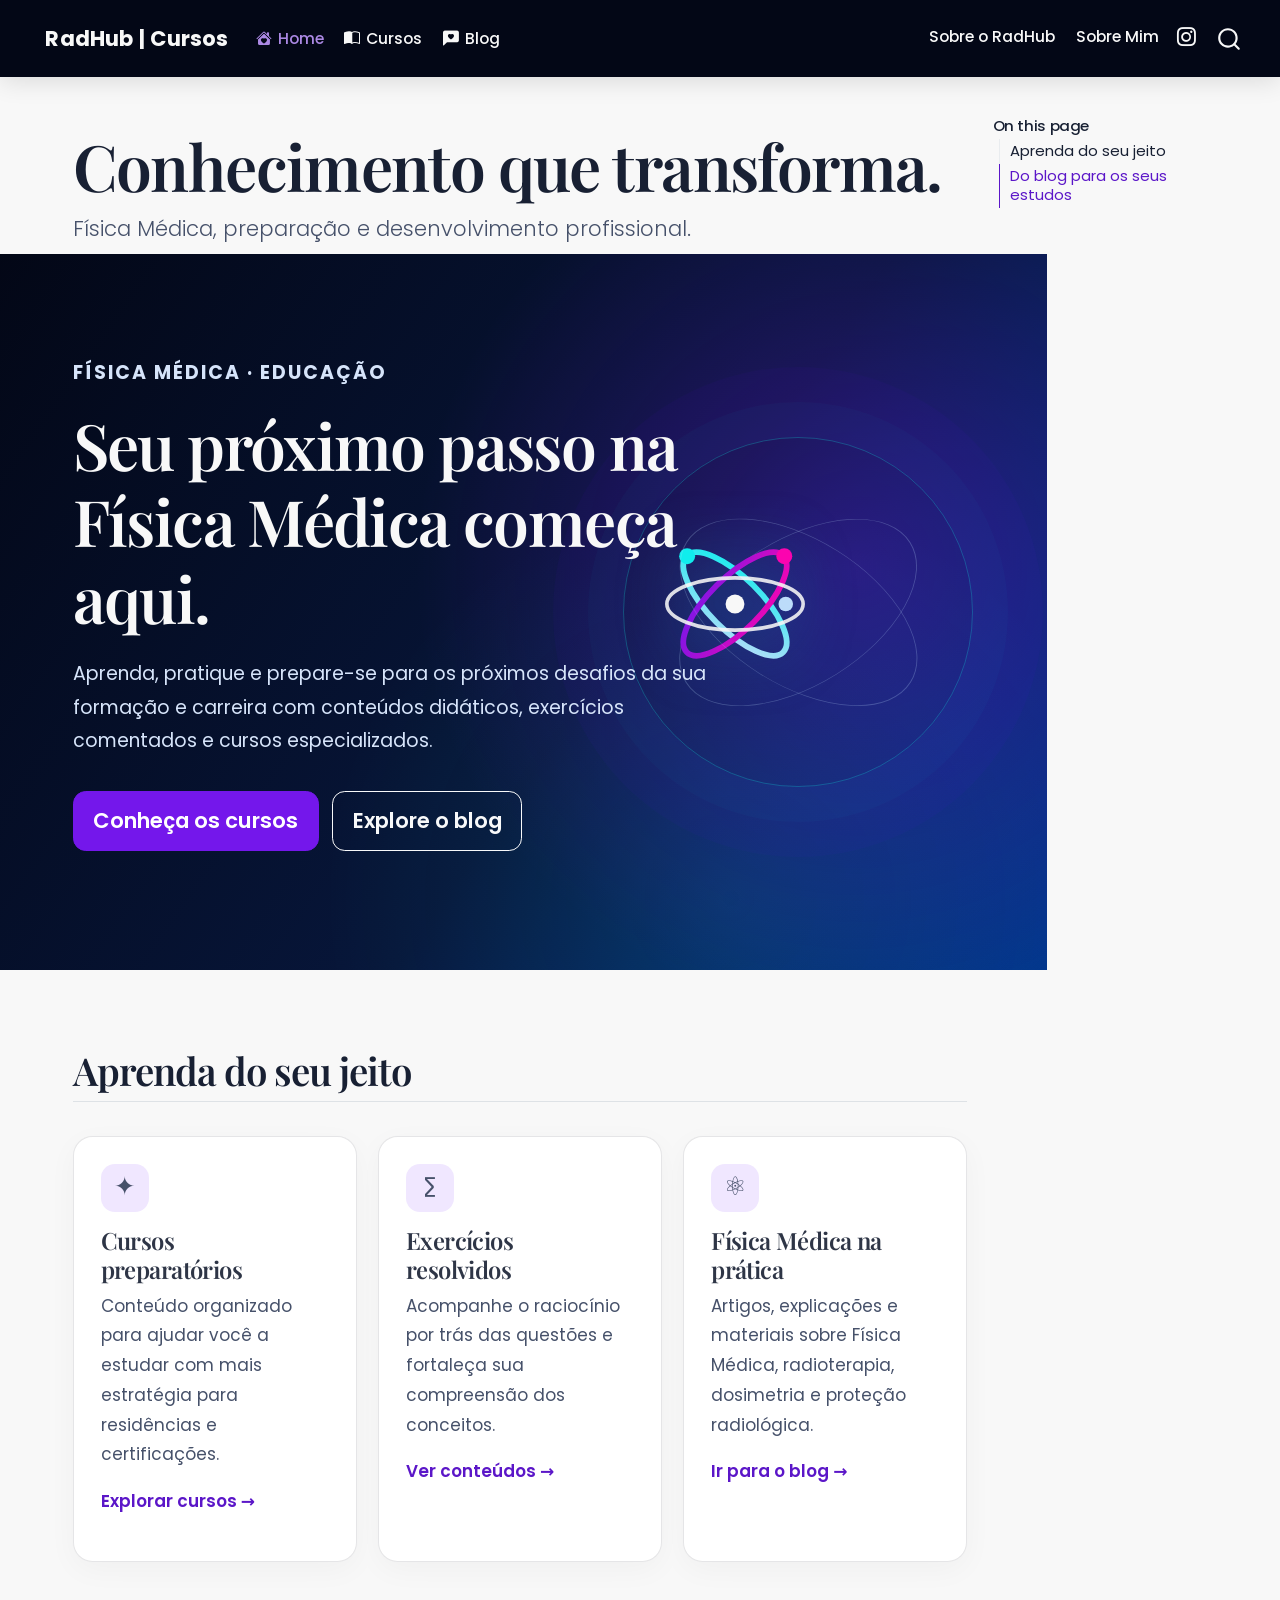
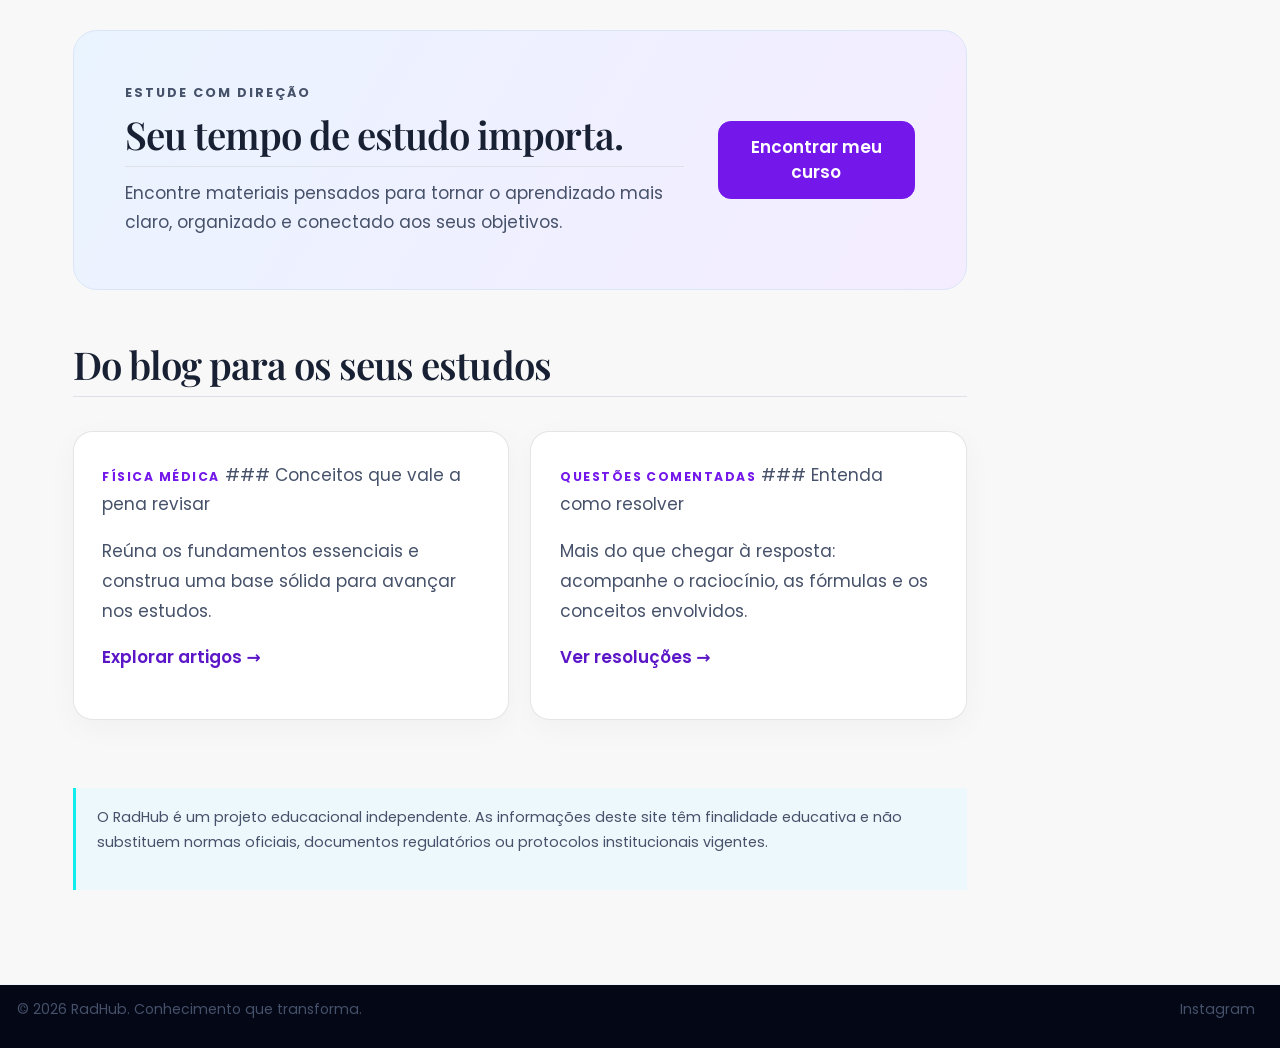
<file: docs/index.html>
<!DOCTYPE html>
<html xmlns="http://www.w3.org/1999/xhtml" lang="en" xml:lang="en"><head>

<meta charset="utf-8">
<meta name="generator" content="quarto-1.10.18">

<meta name="viewport" content="width=device-width, initial-scale=1.0, user-scalable=yes">


<title>Conhecimento que transforma. – RadHub | Física Médica</title>
<style>
/* Default styles provided by pandoc.
** See https://pandoc.org/MANUAL.html#variables-for-html for config info.
*/
span.smallcaps{font-variant: small-caps;}
div.columns{display: flex; gap: 1.5em;}
div.column{flex: auto;}
@media screen {
div.columns{gap: min(4vw, 1.5em);}
div.column{overflow-x: auto;}
}
div.hanging-indent{margin-left: 1.5em; text-indent: -1.5em;}
ul.task-list{list-style: none;}
ul.task-list li input[type="checkbox"] {
  width: 0.8em;
  margin: 0 0.8em 0.2em -1em; /* quarto-specific, see https://github.com/quarto-dev/quarto-cli/issues/4556 */ 
  vertical-align: middle;
}
</style>


<script src="site_libs/quarto-nav/quarto-nav.js"></script>
<script src="site_libs/quarto-nav/headroom.min.js"></script>
<script src="site_libs/clipboard/clipboard.min.js"></script>
<script src="site_libs/quarto-search/autocomplete.umd.js"></script>
<script src="site_libs/quarto-search/fuse.min.js"></script>
<script src="site_libs/quarto-search/quarto-search.js"></script>
<meta name="quarto:offset" content="./">
<link href="./assets/radhub-icon.svg" rel="icon" type="image/svg+xml">
<script src="site_libs/quarto-html/quarto.js" type="module"></script>
<script src="site_libs/quarto-html/tabsets/tabsets.js" type="module"></script>
<script src="site_libs/quarto-html/popper.min.js"></script>
<script src="site_libs/quarto-html/tippy.umd.min.js"></script>
<script src="site_libs/quarto-html/anchor.min.js"></script>
<link href="site_libs/quarto-html/tippy.css" rel="stylesheet">
<link href="site_libs/quarto-html/quarto-syntax-highlighting-64a204ab8560d761af7679ceaba22944.css" rel="stylesheet" id="quarto-text-highlighting-styles">
<script src="site_libs/bootstrap/bootstrap.min.js"></script>
<link href="site_libs/bootstrap/bootstrap-icons.css" rel="stylesheet">
<link href="site_libs/bootstrap/bootstrap-55bc52ccc495ab6468df684b9661d73b.min.css" rel="stylesheet" append-hash="true" id="quarto-bootstrap" data-mode="light">
<script id="quarto-search-options" type="application/json">{
  "location": "navbar",
  "copy-button": false,
  "collapse-after": 3,
  "panel-placement": "end",
  "type": "overlay",
  "limit": 50,
  "keyboard-shortcut": [
    "f",
    "/",
    "s"
  ],
  "language": {
    "search-no-results-text": "No results",
    "search-matching-documents-text": "matching documents",
    "search-copy-link-title": "Copy link to search",
    "search-hide-matches-text": "Hide additional matches",
    "search-more-match-text": "more match in this document",
    "search-more-matches-text": "more matches in this document",
    "search-clear-button-title": "Clear",
    "search-text-placeholder": "",
    "search-detached-cancel-button-title": "Cancel",
    "search-submit-button-title": "Submit",
    "search-label": "Search"
  }
}</script>
<script async="" src="https://www.googletagmanager.com/gtag/js?id=G-DECF2SP13F"></script>

<script type="text/javascript">

window.dataLayer = window.dataLayer || [];
function gtag(){dataLayer.push(arguments);}
gtag('js', new Date());
gtag('config', 'G-DECF2SP13F', { 'anonymize_ip': true});
</script>
<style>html{ scroll-behavior: smooth; }</style>


<meta property="og:title" content="Conhecimento que transforma. – RadHub | Física Médica">
<meta property="og:description" content="Física Médica, preparação e desenvolvimento profissional.">
<meta property="og:image" content="https://www.radhubcursos.com.br/assets/radhub-icon.svg">
<meta property="og:site_name" content="RadHub | Física Médica">
<meta property="og:locale" content="pt_BR">
<meta name="twitter:title" content="Conhecimento que transforma. – RadHub | Física Médica">
<meta name="twitter:description" content="Física Médica, preparação e desenvolvimento profissional.">
<meta name="twitter:image" content="https://www.radhubcursos.com.br/assets/radhub-icon.svg">
<meta name="twitter:card" content="summary_large_image">
</head>

<body class="nav-fixed quarto-light">

<div id="quarto-search-results"></div>
  <header id="quarto-header" class="headroom fixed-top">
    <nav class="navbar navbar-expand-lg " data-bs-theme="dark">
      <div class="navbar-container container-fluid">
      <div class="navbar-brand-container mx-auto">
    <a href="./index.html" class="navbar-brand navbar-brand-logo">
    <img src="./assets/radhub-icon.svg" alt="Símbolo do RadHub" class="navbar-logo light-content">
    <img src="./assets/radhub-icon.svg" alt="Símbolo do RadHub" class="navbar-logo dark-content">
    </a>
    <a class="navbar-brand" href="./index.html">
    <span class="navbar-title">RadHub | Cursos</span>
    </a>
  </div>
            <div id="quarto-search" class="" title="Search"></div>
          <button class="navbar-toggler" type="button" data-bs-toggle="collapse" data-bs-target="#navbarCollapse" aria-controls="navbarCollapse" role="menu" aria-expanded="false" aria-label="Toggle navigation" onclick="if (window.quartoToggleHeadroom) { window.quartoToggleHeadroom(); }">
  <span class="navbar-toggler-icon"></span>
</button>
          <div class="collapse navbar-collapse" id="navbarCollapse">
            <ul class="navbar-nav navbar-nav-scroll me-auto">
  <li class="nav-item">
    <a class="nav-link active" href="./index.html" aria-current="page"> <i class="bi bi-house-heart-fill" role="img">
</i> 
<span class="menu-text">Home</span></a>
  </li>  
  <li class="nav-item">
    <a class="nav-link" href="./cursos/index.html"> <i class="bi bi-book-half" role="img">
</i> 
<span class="menu-text">Cursos</span></a>
  </li>  
  <li class="nav-item">
    <a class="nav-link" href="./blog/index.html"> <i class="bi bi-chat-left-heart-fill" role="img">
</i> 
<span class="menu-text">Blog</span></a>
  </li>  
</ul>
            <ul class="navbar-nav navbar-nav-scroll ms-auto">
  <li class="nav-item">
    <a class="nav-link" href="./sobre.html"> 
<span class="menu-text">Sobre o RadHub</span></a>
  </li>  
  <li class="nav-item">
    <a class="nav-link" href="./about.html"> 
<span class="menu-text">Sobre Mim</span></a>
  </li>  
  <li class="nav-item compact">
    <a class="nav-link" href="https://www.instagram.com/dalila.radhub/"> <i class="bi bi-instagram" role="img" aria-label="Instagram do RadHub">
</i> 
<span class="menu-text"></span></a>
  </li>  
</ul>
          </div> <!-- /navcollapse -->
            <div class="quarto-navbar-tools">
</div>
      </div> <!-- /container-fluid -->
    </nav>
</header>
<!-- content -->
<div id="quarto-content" class="quarto-container page-columns page-rows-contents page-layout-full page-navbar">
<!-- sidebar -->
<!-- margin-sidebar -->
    <div id="quarto-margin-sidebar" class="sidebar margin-sidebar">
        <nav id="TOC" role="doc-toc" class="toc-active">
    <h2 id="toc-title">On this page</h2>
   
  <ul>
  <li><a href="#aprenda-do-seu-jeito" id="toc-aprenda-do-seu-jeito" class="nav-link active" data-scroll-target="#aprenda-do-seu-jeito">Aprenda do seu jeito</a></li>
  <li><a href="#do-blog-para-os-seus-estudos" id="toc-do-blog-para-os-seus-estudos" class="nav-link" data-scroll-target="#do-blog-para-os-seus-estudos">Do blog para os seus estudos</a></li>
  </ul>
</nav>
    </div>
<!-- main -->
<main class="content column-page-left" id="quarto-document-content">

<header id="title-block-header" class="quarto-title-block default">
<div class="quarto-title">
<h1 class="title">Conhecimento que transforma.</h1>
<p class="subtitle lead">Física Médica, preparação e desenvolvimento profissional.</p>
</div>



<div class="quarto-title-meta column-page-left">

    
  
    
  </div>
  


</header>


<div class="hero-banner">
<div class="hero-content">
<div class="eyebrow">
<p>FÍSICA MÉDICA · EDUCAÇÃO</p>
</div>
<section id="seu-próximo-passo-na-física-médica-começa-aqui." class="level1">
<h1>Seu próximo passo na Física Médica começa aqui.</h1>
<p>Aprenda, pratique e prepare-se para os próximos desafios da sua formação e carreira com conteúdos didáticos, exercícios comentados e cursos especializados.</p>
<p><a href="./cursos/index.html" class="btn btn-primary btn-lg hero-cta">Conheça os cursos</a> <a href="./blog/index.html" class="btn btn-outline-light btn-lg hero-cta-secondary">Explore o blog</a></p>
</section>
</div>
<div class="hero-orbit" aria-hidden="true">
<p><img src="assets/radhub-icon.svg" class="hero-atom"></p>
</div>
</div>
<section id="aprenda-do-seu-jeito" class="level2">
<h2 class="anchored" data-anchor-id="aprenda-do-seu-jeito">Aprenda do seu jeito</h2>
<div class="feature-grid">
<div class="feature-card">
<div class="feature-icon">
<p>✦</p>
</div>
<section id="cursos-preparatórios" class="level3">
<h3 class="anchored" data-anchor-id="cursos-preparatórios">Cursos preparatórios</h3>
<p>Conteúdo organizado para ajudar você a estudar com mais estratégia para residências e certificações.</p>
<p><a href="./cursos/index.html">Explorar cursos →</a></p>
</section>
</div>
<div class="feature-card">
<div class="feature-icon">
<p>∑</p>
</div>
<section id="exercícios-resolvidos" class="level3">
<h3 class="anchored" data-anchor-id="exercícios-resolvidos">Exercícios resolvidos</h3>
<p>Acompanhe o raciocínio por trás das questões e fortaleça sua compreensão dos conceitos.</p>
<p><a href="./blog/index.html">Ver conteúdos →</a></p>
</section>
</div>
<div class="feature-card">
<div class="feature-icon">
<p>⚛</p>
</div>
<section id="física-médica-na-prática" class="level3">
<h3 class="anchored" data-anchor-id="física-médica-na-prática">Física Médica na prática</h3>
<p>Artigos, explicações e materiais sobre Física Médica, radioterapia, dosimetria e proteção radiológica.</p>
<p><a href="./blog/index.html">Ir para o blog →</a></p>
</section>
</div>
</div>
<div class="section-callout">
<div>
<div class="eyebrow">
<p>ESTUDE COM DIREÇÃO</p>
</div>
<h2 class="anchored">
Seu tempo de estudo importa.
</h2>
<p>
Encontre materiais pensados para tornar o aprendizado mais claro, organizado e conectado aos seus objetivos.
</p>
</div>
<p><a href="./cursos/index.html" class="btn btn-primary">Encontrar meu curso</a></p>
</div>
</section>
<section id="do-blog-para-os-seus-estudos" class="level2">
<h2 class="anchored" data-anchor-id="do-blog-para-os-seus-estudos">Do blog para os seus estudos</h2>
<div class="latest-grid">
<div class="latest-card">
<p><span class="article-tag">FÍSICA MÉDICA</span> ### Conceitos que vale a pena revisar</p>
<p>Reúna os fundamentos essenciais e construa uma base sólida para avançar nos estudos.</p>
<p><a href="./blog/index.html">Explorar artigos →</a></p>
</div>
<div class="latest-card">
<p><span class="article-tag">QUESTÕES COMENTADAS</span> ### Entenda como resolver</p>
<p>Mais do que chegar à resposta: acompanhe o raciocínio, as fórmulas e os conceitos envolvidos.</p>
<p><a href="./blog/index.html">Ver resoluções →</a></p>
</div>
</div>
<div class="small-note">
<p>O RadHub é um projeto educacional independente. As informações deste site têm finalidade educativa e não substituem normas oficiais, documentos regulatórios ou protocolos institucionais vigentes.</p>
</div>


</section>

<a onclick="window.scrollTo(0, 0); return false;" role="button" id="quarto-back-to-top"><i class="bi bi-arrow-up"></i> Back to top</a></main> <!-- /main -->
<script id="quarto-html-after-body" type="application/javascript">
  window.document.addEventListener("DOMContentLoaded", function (event) {
    const icon = "";
    const anchorJS = new window.AnchorJS();
    anchorJS.options = {
      placement: 'right',
      icon: icon
    };
    anchorJS.add('.anchored');
    const isCodeAnnotation = (el) => {
      for (const clz of el.classList) {
        if (clz.startsWith('code-annotation-')) {                     
          return true;
        }
      }
      return false;
    }
    const onCopySuccess = function(e) {
      // button target
      const button = e.trigger;
      // don't keep focus
      button.blur();
      // flash "checked"
      button.classList.add('code-copy-button-checked');
      var currentTitle = button.getAttribute("title");
      button.setAttribute("title", "Copied!");
      let tooltip;
      if (window.bootstrap) {
        button.setAttribute("data-bs-toggle", "tooltip");
        button.setAttribute("data-bs-placement", "left");
        button.setAttribute("data-bs-title", "Copied!");
        tooltip = new bootstrap.Tooltip(button, 
          { trigger: "manual", 
            customClass: "code-copy-button-tooltip",
            offset: [0, -8]});
        tooltip.show();    
      }
      setTimeout(function() {
        if (tooltip) {
          tooltip.hide();
          button.removeAttribute("data-bs-title");
          button.removeAttribute("data-bs-toggle");
          button.removeAttribute("data-bs-placement");
        }
        button.setAttribute("title", currentTitle);
        button.classList.remove('code-copy-button-checked');
      }, 1000);
      // clear code selection
      e.clearSelection();
    }
    const getTextToCopy = function(trigger) {
      const outerScaffold = trigger.parentElement.cloneNode(true);
      const codeEl = outerScaffold.querySelector('code');
      for (const childEl of codeEl.children) {
        if (isCodeAnnotation(childEl)) {
          childEl.remove();
        }
      }
      return codeEl.innerText;
    }
    const clipboard = new window.ClipboardJS('.code-copy-button:not([data-in-quarto-modal])', {
      text: getTextToCopy
    });
    clipboard.on('success', onCopySuccess);
    if (window.document.getElementById('quarto-embedded-source-code-modal')) {
      const clipboardModal = new window.ClipboardJS('.code-copy-button[data-in-quarto-modal]', {
        text: getTextToCopy,
        container: window.document.getElementById('quarto-embedded-source-code-modal')
      });
      clipboardModal.on('success', onCopySuccess);
    }
      var localhostRegex = new RegExp(/^(?:http|https):\/\/localhost\:?[0-9]*\//);
      var mailtoRegex = new RegExp(/^mailto:/);
        var filterRegex = new RegExp("https:\/\/www\.radhubcursos\.com\.br");
      var isInternal = (href) => {
          return filterRegex.test(href) || localhostRegex.test(href) || mailtoRegex.test(href);
      }
      // Inspect non-navigation links and adorn them if external
     var links = window.document.querySelectorAll('a[href]:not(.nav-link):not(.navbar-brand):not(.toc-action):not(.sidebar-link):not(.sidebar-item-toggle):not(.pagination-link):not(.no-external):not([aria-hidden]):not(.dropdown-item):not(.quarto-navigation-tool):not(.about-link)');
      for (var i=0; i<links.length; i++) {
        const link = links[i];
        if (!isInternal(link.href)) {
          // undo the damage that might have been done by quarto-nav.js in the case of
          // links that we want to consider external
          if (link.dataset.originalHref !== undefined) {
            link.href = link.dataset.originalHref;
          }
            // target, if specified
            link.setAttribute("target", "_blank");
            if (link.getAttribute("rel") === null) {
              link.setAttribute("rel", "noopener");
            }
        }
      }
    function tippyHover(el, contentFn, onTriggerFn, onUntriggerFn) {
      const config = {
        allowHTML: true,
        maxWidth: 500,
        delay: 100,
        arrow: false,
        appendTo: function(el) {
            return el.parentElement;
        },
        interactive: true,
        interactiveBorder: 10,
        theme: 'quarto',
        placement: 'bottom-start',
      };
      if (contentFn) {
        config.content = contentFn;
      }
      if (onTriggerFn) {
        config.onTrigger = onTriggerFn;
      }
      if (onUntriggerFn) {
        config.onUntrigger = onUntriggerFn;
      }
      window.tippy(el, config); 
    }
    const noterefs = window.document.querySelectorAll('a[role="doc-noteref"]');
    for (var i=0; i<noterefs.length; i++) {
      const ref = noterefs[i];
      tippyHover(ref, function() {
        // use id or data attribute instead here
        let href = ref.getAttribute('data-footnote-href') || ref.getAttribute('href');
        try { href = new URL(href).hash; } catch {}
        const id = href.replace(/^#\/?/, "");
        const note = window.document.getElementById(id);
        if (note) {
          return note.innerHTML;
        } else {
          return "";
        }
      });
    }
    const xrefs = window.document.querySelectorAll('a.quarto-xref');
    const processXRef = (id, note) => {
      // Strip column container classes
      const stripColumnClz = (el) => {
        el.classList.remove("page-full", "page-columns");
        if (el.children) {
          for (const child of el.children) {
            stripColumnClz(child);
          }
        }
      }
      stripColumnClz(note)
      if (id === null || id.startsWith('sec-')) {
        // Special case sections, only their first couple elements
        const container = document.createElement("div");
        if (note.children && note.children.length > 2) {
          container.appendChild(note.children[0].cloneNode(true));
          for (let i = 1; i < note.children.length; i++) {
            const child = note.children[i];
            if (child.tagName === "P" && child.innerText === "") {
              continue;
            } else {
              container.appendChild(child.cloneNode(true));
              break;
            }
          }
          if (window.Quarto?.typesetMath) {
            window.Quarto.typesetMath(container);
          }
          return container.innerHTML
        } else {
          if (window.Quarto?.typesetMath) {
            window.Quarto.typesetMath(note);
          }
          return note.innerHTML;
        }
      } else {
        // Remove any anchor links if they are present
        const anchorLink = note.querySelector('a.anchorjs-link');
        if (anchorLink) {
          anchorLink.remove();
        }
        if (window.Quarto?.typesetMath) {
          window.Quarto.typesetMath(note);
        }
        if (note.classList.contains("callout")) {
          return note.outerHTML;
        } else {
          return note.innerHTML;
        }
      }
    }
    for (var i=0; i<xrefs.length; i++) {
      const xref = xrefs[i];
      tippyHover(xref, undefined, function(instance) {
        instance.disable();
        let url = xref.getAttribute('href');
        let hash = undefined; 
        if (url.startsWith('#')) {
          hash = url;
        } else {
          try { hash = new URL(url).hash; } catch {}
        }
        if (hash) {
          const id = hash.replace(/^#\/?/, "");
          const note = window.document.getElementById(id);
          if (note !== null) {
            try {
              const html = processXRef(id, note.cloneNode(true));
              instance.setContent(html);
            } finally {
              instance.enable();
              instance.show();
            }
          } else {
            // See if we can fetch this
            fetch(url.split('#')[0])
            .then(res => res.text())
            .then(html => {
              const parser = new DOMParser();
              const htmlDoc = parser.parseFromString(html, "text/html");
              const note = htmlDoc.getElementById(id);
              if (note !== null) {
                const html = processXRef(id, note);
                instance.setContent(html);
              } 
            }).finally(() => {
              instance.enable();
              instance.show();
            });
          }
        } else {
          // See if we can fetch a full url (with no hash to target)
          // This is a special case and we should probably do some content thinning / targeting
          fetch(url)
          .then(res => res.text())
          .then(html => {
            const parser = new DOMParser();
            const htmlDoc = parser.parseFromString(html, "text/html");
            const note = htmlDoc.querySelector('main.content');
            if (note !== null) {
              // This should only happen for chapter cross references
              // (since there is no id in the URL)
              // remove the first header
              if (note.children.length > 0 && note.children[0].tagName === "HEADER") {
                note.children[0].remove();
              }
              const html = processXRef(null, note);
              instance.setContent(html);
            } 
          }).finally(() => {
            instance.enable();
            instance.show();
          });
        }
      }, function(instance) {
      });
    }
        let selectedAnnoteEl;
        const selectorForAnnotation = ( cell, annotation) => {
          let cellAttr = 'data-code-cell="' + cell + '"';
          let lineAttr = 'data-code-annotation="' +  annotation + '"';
          const selector = 'span[' + cellAttr + '][' + lineAttr + ']';
          return selector;
        }
        const selectCodeLines = (annoteEl) => {
          const doc = window.document;
          const targetCell = annoteEl.getAttribute("data-target-cell");
          const targetAnnotation = annoteEl.getAttribute("data-target-annotation");
          const annoteSpan = window.document.querySelector(selectorForAnnotation(targetCell, targetAnnotation));
          const lines = annoteSpan.getAttribute("data-code-lines").split(",");
          const lineIds = lines.map((line) => {
            return targetCell + "-" + line;
          })
          let top = null;
          let height = null;
          let parent = null;
          if (lineIds.length > 0) {
              //compute the position of the single el (top and bottom and make a div)
              const el = window.document.getElementById(lineIds[0]);
              top = el.offsetTop;
              height = el.offsetHeight;
              parent = el.parentElement.parentElement;
            if (lineIds.length > 1) {
              const lastEl = window.document.getElementById(lineIds[lineIds.length - 1]);
              const bottom = lastEl.offsetTop + lastEl.offsetHeight;
              height = bottom - top;
            }
            if (top !== null && height !== null && parent !== null) {
              // cook up a div (if necessary) and position it 
              let div = window.document.getElementById("code-annotation-line-highlight");
              if (div === null) {
                div = window.document.createElement("div");
                div.setAttribute("id", "code-annotation-line-highlight");
                div.style.position = 'absolute';
                parent.appendChild(div);
              }
              div.style.top = top - 2 + "px";
              div.style.height = height + 4 + "px";
              div.style.left = 0;
              let gutterDiv = window.document.getElementById("code-annotation-line-highlight-gutter");
              if (gutterDiv === null) {
                gutterDiv = window.document.createElement("div");
                gutterDiv.setAttribute("id", "code-annotation-line-highlight-gutter");
                gutterDiv.style.position = 'absolute';
                const codeCell = window.document.getElementById(targetCell);
                const gutter = codeCell.querySelector('.code-annotation-gutter');
                gutter.appendChild(gutterDiv);
              }
              gutterDiv.style.top = top - 2 + "px";
              gutterDiv.style.height = height + 4 + "px";
            }
            selectedAnnoteEl = annoteEl;
          }
        };
        const unselectCodeLines = () => {
          const elementsIds = ["code-annotation-line-highlight", "code-annotation-line-highlight-gutter"];
          elementsIds.forEach((elId) => {
            const div = window.document.getElementById(elId);
            if (div) {
              div.remove();
            }
          });
          selectedAnnoteEl = undefined;
        };
          // Handle positioning of the toggle
      window.addEventListener(
        "resize",
        throttle(() => {
          elRect = undefined;
          if (selectedAnnoteEl) {
            selectCodeLines(selectedAnnoteEl);
          }
        }, 10)
      );
      function throttle(fn, ms) {
      let throttle = false;
      let timer;
        return (...args) => {
          if(!throttle) { // first call gets through
              fn.apply(this, args);
              throttle = true;
          } else { // all the others get throttled
              if(timer) clearTimeout(timer); // cancel #2
              timer = setTimeout(() => {
                fn.apply(this, args);
                timer = throttle = false;
              }, ms);
          }
        };
      }
        // Attach click handler to the DT
        const annoteDls = window.document.querySelectorAll('dt[data-target-cell]');
        for (const annoteDlNode of annoteDls) {
          annoteDlNode.addEventListener('click', (event) => {
            const clickedEl = event.target;
            if (clickedEl !== selectedAnnoteEl) {
              unselectCodeLines();
              const activeEl = window.document.querySelector('dt[data-target-cell].code-annotation-active');
              if (activeEl) {
                activeEl.classList.remove('code-annotation-active');
              }
              selectCodeLines(clickedEl);
              clickedEl.classList.add('code-annotation-active');
            } else {
              // Unselect the line
              unselectCodeLines();
              clickedEl.classList.remove('code-annotation-active');
            }
          });
        }
    const findCites = (el) => {
      const parentEl = el.parentElement;
      if (parentEl) {
        const cites = parentEl.dataset.cites;
        if (cites) {
          return {
            el,
            cites: cites.split(' ')
          };
        } else {
          return findCites(el.parentElement)
        }
      } else {
        return undefined;
      }
    };
    var bibliorefs = window.document.querySelectorAll('a[role="doc-biblioref"]');
    for (var i=0; i<bibliorefs.length; i++) {
      const ref = bibliorefs[i];
      const citeInfo = findCites(ref);
      if (citeInfo) {
        tippyHover(citeInfo.el, function() {
          var popup = window.document.createElement('div');
          citeInfo.cites.forEach(function(cite) {
            var citeDiv = window.document.createElement('div');
            citeDiv.classList.add('hanging-indent');
            citeDiv.classList.add('csl-entry');
            var biblioDiv = window.document.getElementById('ref-' + cite);
            if (biblioDiv) {
              citeDiv.innerHTML = biblioDiv.innerHTML;
            }
            popup.appendChild(citeDiv);
          });
          return popup.innerHTML;
        });
      }
    }
  });
  </script>
</div> <!-- /content -->
<footer class="footer">
  <div class="nav-footer">
    <div class="nav-footer-left">
<p>© 2026 RadHub. Conhecimento que transforma.</p>
</div>   
    <div class="nav-footer-center">
      &nbsp;
    </div>
    <div class="nav-footer-right">
      <ul class="footer-items list-unstyled">
    <li class="nav-item">
    <a class="nav-link" href="https://www.instagram.com/dalila.radhub/">
<p>Instagram</p>
</a>
  </li>  
</ul>
    </div>
  </div>
</footer>




<script src="site_libs/quarto-html/zenscroll-min.js"></script>
</body></html>
</file>
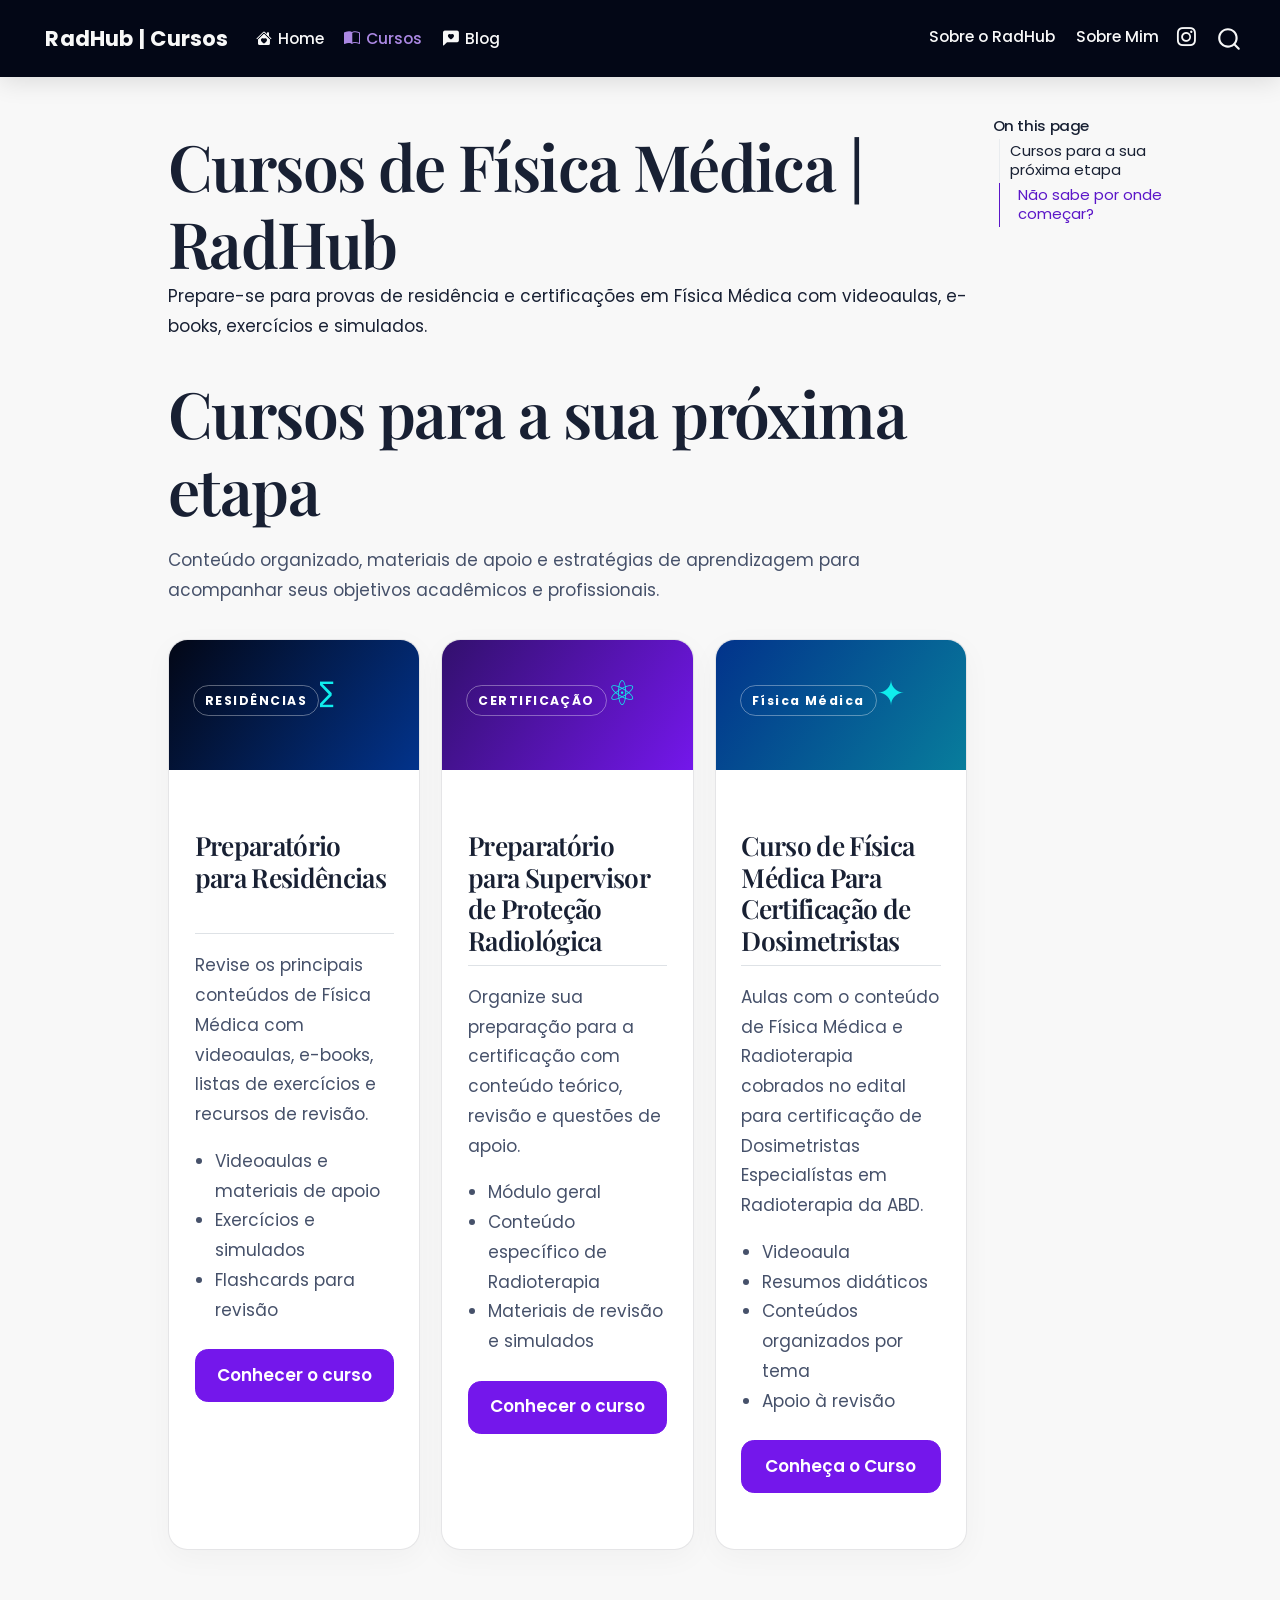
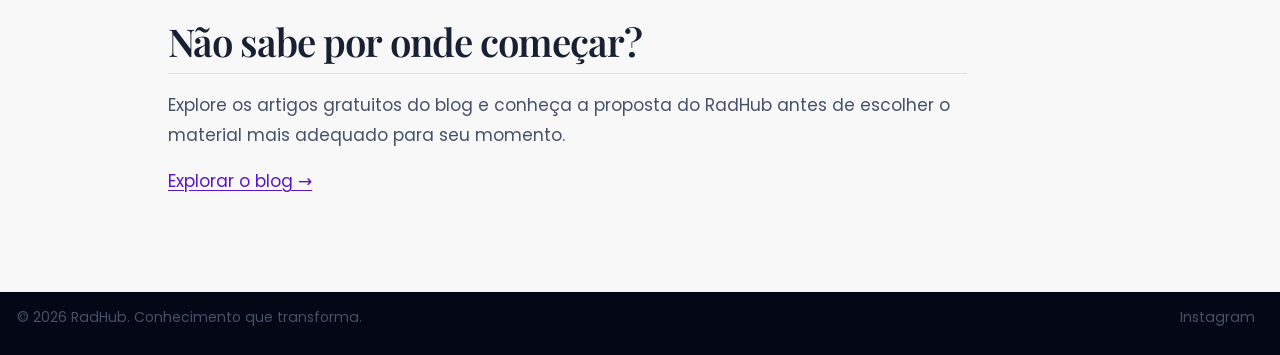
<file: docs/cursos/index.html>
<!DOCTYPE html>
<html xmlns="http://www.w3.org/1999/xhtml" lang="en" xml:lang="en"><head>

<meta charset="utf-8">
<meta name="generator" content="quarto-1.10.18">

<meta name="viewport" content="width=device-width, initial-scale=1.0, user-scalable=yes">

<meta name="description" content="Prepare-se para provas de residência e certificações em Física Médica com videoaulas, e-books, exercícios e simulados.">

<title>Cursos de Física Médica | RadHub – RadHub | Física Médica</title>
<style>
/* Default styles provided by pandoc.
** See https://pandoc.org/MANUAL.html#variables-for-html for config info.
*/
span.smallcaps{font-variant: small-caps;}
div.columns{display: flex; gap: 1.5em;}
div.column{flex: auto;}
@media screen {
div.columns{gap: min(4vw, 1.5em);}
div.column{overflow-x: auto;}
}
div.hanging-indent{margin-left: 1.5em; text-indent: -1.5em;}
ul.task-list{list-style: none;}
ul.task-list li input[type="checkbox"] {
  width: 0.8em;
  margin: 0 0.8em 0.2em -1em; /* quarto-specific, see https://github.com/quarto-dev/quarto-cli/issues/4556 */ 
  vertical-align: middle;
}
</style>


<script src="../site_libs/quarto-nav/quarto-nav.js"></script>
<script src="../site_libs/quarto-nav/headroom.min.js"></script>
<script src="../site_libs/clipboard/clipboard.min.js"></script>
<script src="../site_libs/quarto-search/autocomplete.umd.js"></script>
<script src="../site_libs/quarto-search/fuse.min.js"></script>
<script src="../site_libs/quarto-search/quarto-search.js"></script>
<meta name="quarto:offset" content="../">
<link href="../assets/radhub-icon.svg" rel="icon" type="image/svg+xml">
<script src="../site_libs/quarto-html/quarto.js" type="module"></script>
<script src="../site_libs/quarto-html/tabsets/tabsets.js" type="module"></script>
<script src="../site_libs/quarto-html/popper.min.js"></script>
<script src="../site_libs/quarto-html/tippy.umd.min.js"></script>
<script src="../site_libs/quarto-html/anchor.min.js"></script>
<link href="../site_libs/quarto-html/tippy.css" rel="stylesheet">
<link href="../site_libs/quarto-html/quarto-syntax-highlighting-64a204ab8560d761af7679ceaba22944.css" rel="stylesheet" id="quarto-text-highlighting-styles">
<script src="../site_libs/bootstrap/bootstrap.min.js"></script>
<link href="../site_libs/bootstrap/bootstrap-icons.css" rel="stylesheet">
<link href="../site_libs/bootstrap/bootstrap-55bc52ccc495ab6468df684b9661d73b.min.css" rel="stylesheet" append-hash="true" id="quarto-bootstrap" data-mode="light">
<script id="quarto-search-options" type="application/json">{
  "location": "navbar",
  "copy-button": false,
  "collapse-after": 3,
  "panel-placement": "end",
  "type": "overlay",
  "limit": 50,
  "keyboard-shortcut": [
    "f",
    "/",
    "s"
  ],
  "language": {
    "search-no-results-text": "No results",
    "search-matching-documents-text": "matching documents",
    "search-copy-link-title": "Copy link to search",
    "search-hide-matches-text": "Hide additional matches",
    "search-more-match-text": "more match in this document",
    "search-more-matches-text": "more matches in this document",
    "search-clear-button-title": "Clear",
    "search-text-placeholder": "",
    "search-detached-cancel-button-title": "Cancel",
    "search-submit-button-title": "Submit",
    "search-label": "Search"
  }
}</script>
<script async="" src="https://www.googletagmanager.com/gtag/js?id=G-DECF2SP13F"></script>

<script type="text/javascript">

window.dataLayer = window.dataLayer || [];
function gtag(){dataLayer.push(arguments);}
gtag('js', new Date());
gtag('config', 'G-DECF2SP13F', { 'anonymize_ip': true});
</script>
<style>html{ scroll-behavior: smooth; }</style>


<meta property="og:title" content="Cursos de Física Médica | RadHub – RadHub | Física Médica">
<meta property="og:description" content="Prepare-se para provas de residência e certificações em Física Médica com videoaulas, e-books, exercícios e simulados.">
<meta property="og:image" content="https://www.radhubcursos.com.br/cursos/assets/radhub-social.png">
<meta property="og:site_name" content="RadHub | Física Médica">
<meta property="og:locale" content="pt_BR">
<meta property="og:image:alt" content="RadHub — educação em Física Médica">
<meta name="twitter:title" content="Cursos de Física Médica | RadHub – RadHub | Física Médica">
<meta name="twitter:description" content="Prepare-se para provas de residência e certificações em Física Médica com videoaulas, e-books, exercícios e simulados.">
<meta name="twitter:image" content="https://www.radhubcursos.com.br/cursos/assets/radhub-social.png">
<meta name="twitter:image:alt" content="RadHub — educação em Física Médica">
<meta name="twitter:card" content="summary_large_image">
</head>

<body class="nav-fixed quarto-light">

<div id="quarto-search-results"></div>
  <header id="quarto-header" class="headroom fixed-top">
    <nav class="navbar navbar-expand-lg " data-bs-theme="dark">
      <div class="navbar-container container-fluid">
      <div class="navbar-brand-container mx-auto">
    <a href="../index.html" class="navbar-brand navbar-brand-logo">
    <img src="../assets/radhub-icon.svg" alt="Símbolo do RadHub" class="navbar-logo light-content">
    <img src="../assets/radhub-icon.svg" alt="Símbolo do RadHub" class="navbar-logo dark-content">
    </a>
    <a class="navbar-brand" href="../index.html">
    <span class="navbar-title">RadHub | Cursos</span>
    </a>
  </div>
            <div id="quarto-search" class="" title="Search"></div>
          <button class="navbar-toggler" type="button" data-bs-toggle="collapse" data-bs-target="#navbarCollapse" aria-controls="navbarCollapse" role="menu" aria-expanded="false" aria-label="Toggle navigation" onclick="if (window.quartoToggleHeadroom) { window.quartoToggleHeadroom(); }">
  <span class="navbar-toggler-icon"></span>
</button>
          <div class="collapse navbar-collapse" id="navbarCollapse">
            <ul class="navbar-nav navbar-nav-scroll me-auto">
  <li class="nav-item">
    <a class="nav-link" href="../index.html"> <i class="bi bi-house-heart-fill" role="img">
</i> 
<span class="menu-text">Home</span></a>
  </li>  
  <li class="nav-item">
    <a class="nav-link active" href="../cursos/index.html" aria-current="page"> <i class="bi bi-book-half" role="img">
</i> 
<span class="menu-text">Cursos</span></a>
  </li>  
  <li class="nav-item">
    <a class="nav-link" href="../blog/index.html"> <i class="bi bi-chat-left-heart-fill" role="img">
</i> 
<span class="menu-text">Blog</span></a>
  </li>  
</ul>
            <ul class="navbar-nav navbar-nav-scroll ms-auto">
  <li class="nav-item">
    <a class="nav-link" href="../sobre.html"> 
<span class="menu-text">Sobre o RadHub</span></a>
  </li>  
  <li class="nav-item">
    <a class="nav-link" href="../about.html"> 
<span class="menu-text">Sobre Mim</span></a>
  </li>  
  <li class="nav-item compact">
    <a class="nav-link" href="https://www.instagram.com/dalila.radhub/"> <i class="bi bi-instagram" role="img" aria-label="Instagram do RadHub">
</i> 
<span class="menu-text"></span></a>
  </li>  
</ul>
          </div> <!-- /navcollapse -->
            <div class="quarto-navbar-tools">
</div>
      </div> <!-- /container-fluid -->
    </nav>
</header>
<!-- content -->
<div id="quarto-content" class="quarto-container page-columns page-rows-contents page-layout-article page-navbar">
<!-- sidebar -->
<!-- margin-sidebar -->
    <div id="quarto-margin-sidebar" class="sidebar margin-sidebar">
        <nav id="TOC" role="doc-toc" class="toc-active">
    <h2 id="toc-title">On this page</h2>
   
  <ul>
  <li><a href="#cursos-para-a-sua-próxima-etapa" id="toc-cursos-para-a-sua-próxima-etapa" class="nav-link active" data-scroll-target="#cursos-para-a-sua-próxima-etapa">Cursos para a sua próxima etapa</a>
  <ul class="collapse">
  <li><a href="#não-sabe-por-onde-começar" id="toc-não-sabe-por-onde-começar" class="nav-link" data-scroll-target="#não-sabe-por-onde-começar">Não sabe por onde começar?</a></li>
  </ul></li>
  </ul>
</nav>
    </div>
<!-- main -->
<main class="content" id="quarto-document-content">

<header id="title-block-header" class="quarto-title-block default">
<div class="quarto-title">
<h1 class="title">Cursos de Física Médica | RadHub</h1>
</div>

<div>
  <div class="description">
    Prepare-se para provas de residência e certificações em Física Médica com videoaulas, e-books, exercícios e simulados.
  </div>
</div>


<div class="quarto-title-meta">

    
  
    
  </div>
  


</header>


<section id="cursos-para-a-sua-próxima-etapa" class="level1">
<h1>Cursos para a sua próxima etapa</h1>
<p>Conteúdo organizado, materiais de apoio e estratégias de aprendizagem para acompanhar seus objetivos acadêmicos e profissionais.</p>
<div class="course-grid">
<div class="course-card">
<div class="course-card-top course-blue">
<p><span class="course-label">RESIDÊNCIAS</span><span class="course-symbol">∑</span></p>
</div>
<div class="course-card-body">
<h2 class="anchored" data-anchor-id="cursos-para-a-sua-próxima-etapa">
Preparatório para Residências
</h2>
<p>
Revise os principais conteúdos de Física Médica com videoaulas, e-books, listas de exercícios e recursos de revisão.
</p>
<ul>
<li>
Videoaulas e materiais de apoio
</li>
<li>
Exercícios e simulados
</li>
<li>
Flashcards para revisão
</li>
</ul>
<p><a class="btn btn-primary w-100" href="https://go.hotmart.com/D108015014B?dp=1" target="_blank" rel="noopener">Conhecer o curso</a></p>
<p class="course-footnote">
</p>
</div>
</div>
<div class="course-card">
<div class="course-card-top course-purple">
<p><span class="course-label">CERTIFICAÇÃO</span><span class="course-symbol">⚛</span></p>
</div>
<div class="course-card-body">
<h2 class="anchored">
Preparatório para Supervisor de Proteção Radiológica
</h2>
<p>
Organize sua preparação para a certificação com conteúdo teórico, revisão e questões de apoio.
</p>
<ul>
<li>
Módulo geral
</li>
<li>
Conteúdo específico de Radioterapia
</li>
<li>
Materiais de revisão e simulados
</li>
</ul>
<p><a class="btn btn-primary w-100" href="https://go.hotmart.com/O108077747N?dp=1" target="_blank" rel="noopener">Conhecer o curso</a></p>
<p class="course-footnote">
</p>
</div>
</div>
<div class="course-card">
<div class="course-card-top course-cyan">
<p><span class="course-label">Física Médica</span><span class="course-symbol">✦</span></p>
</div>
<div class="course-card-body">
<h2 class="anchored">
Curso de Física Médica Para Certificação de Dosimetristas
</h2>
<p>
Aulas com o conteúdo de Física Médica e Radioterapia cobrados no edital para certificação de Dosimetristas Especialístas em Radioterapia da ABD.
</p>
<ul>
<li>
Videoaula
</li>
<li>
Resumos didáticos
</li>
<li>
Conteúdos organizados por tema
</li>
<li>
Apoio à revisão
</li>
</ul>
<p><a class="btn btn-primary w-100" href="https://go.hotmart.com/S108208132Q?dp=1" target="_blank" rel="noopener">Conheça o Curso</a></p>
<p class="course-footnote">
</p>
</div>
</div>
</div>
<section id="não-sabe-por-onde-começar" class="level2">
<h2 class="anchored" data-anchor-id="não-sabe-por-onde-começar">Não sabe por onde começar?</h2>
<p>Explore os artigos gratuitos do blog e conheça a proposta do RadHub antes de escolher o material mais adequado para seu momento.</p>
<p><a href="../blog/index.html">Explorar o blog →</a></p>


</section>
</section>

<a onclick="window.scrollTo(0, 0); return false;" role="button" id="quarto-back-to-top"><i class="bi bi-arrow-up"></i> Back to top</a></main> <!-- /main -->
<script id="quarto-html-after-body" type="application/javascript">
  window.document.addEventListener("DOMContentLoaded", function (event) {
    const icon = "";
    const anchorJS = new window.AnchorJS();
    anchorJS.options = {
      placement: 'right',
      icon: icon
    };
    anchorJS.add('.anchored');
    const isCodeAnnotation = (el) => {
      for (const clz of el.classList) {
        if (clz.startsWith('code-annotation-')) {                     
          return true;
        }
      }
      return false;
    }
    const onCopySuccess = function(e) {
      // button target
      const button = e.trigger;
      // don't keep focus
      button.blur();
      // flash "checked"
      button.classList.add('code-copy-button-checked');
      var currentTitle = button.getAttribute("title");
      button.setAttribute("title", "Copied!");
      let tooltip;
      if (window.bootstrap) {
        button.setAttribute("data-bs-toggle", "tooltip");
        button.setAttribute("data-bs-placement", "left");
        button.setAttribute("data-bs-title", "Copied!");
        tooltip = new bootstrap.Tooltip(button, 
          { trigger: "manual", 
            customClass: "code-copy-button-tooltip",
            offset: [0, -8]});
        tooltip.show();    
      }
      setTimeout(function() {
        if (tooltip) {
          tooltip.hide();
          button.removeAttribute("data-bs-title");
          button.removeAttribute("data-bs-toggle");
          button.removeAttribute("data-bs-placement");
        }
        button.setAttribute("title", currentTitle);
        button.classList.remove('code-copy-button-checked');
      }, 1000);
      // clear code selection
      e.clearSelection();
    }
    const getTextToCopy = function(trigger) {
      const outerScaffold = trigger.parentElement.cloneNode(true);
      const codeEl = outerScaffold.querySelector('code');
      for (const childEl of codeEl.children) {
        if (isCodeAnnotation(childEl)) {
          childEl.remove();
        }
      }
      return codeEl.innerText;
    }
    const clipboard = new window.ClipboardJS('.code-copy-button:not([data-in-quarto-modal])', {
      text: getTextToCopy
    });
    clipboard.on('success', onCopySuccess);
    if (window.document.getElementById('quarto-embedded-source-code-modal')) {
      const clipboardModal = new window.ClipboardJS('.code-copy-button[data-in-quarto-modal]', {
        text: getTextToCopy,
        container: window.document.getElementById('quarto-embedded-source-code-modal')
      });
      clipboardModal.on('success', onCopySuccess);
    }
      var localhostRegex = new RegExp(/^(?:http|https):\/\/localhost\:?[0-9]*\//);
      var mailtoRegex = new RegExp(/^mailto:/);
        var filterRegex = new RegExp("https:\/\/www\.radhubcursos\.com\.br");
      var isInternal = (href) => {
          return filterRegex.test(href) || localhostRegex.test(href) || mailtoRegex.test(href);
      }
      // Inspect non-navigation links and adorn them if external
     var links = window.document.querySelectorAll('a[href]:not(.nav-link):not(.navbar-brand):not(.toc-action):not(.sidebar-link):not(.sidebar-item-toggle):not(.pagination-link):not(.no-external):not([aria-hidden]):not(.dropdown-item):not(.quarto-navigation-tool):not(.about-link)');
      for (var i=0; i<links.length; i++) {
        const link = links[i];
        if (!isInternal(link.href)) {
          // undo the damage that might have been done by quarto-nav.js in the case of
          // links that we want to consider external
          if (link.dataset.originalHref !== undefined) {
            link.href = link.dataset.originalHref;
          }
            // target, if specified
            link.setAttribute("target", "_blank");
            if (link.getAttribute("rel") === null) {
              link.setAttribute("rel", "noopener");
            }
        }
      }
    function tippyHover(el, contentFn, onTriggerFn, onUntriggerFn) {
      const config = {
        allowHTML: true,
        maxWidth: 500,
        delay: 100,
        arrow: false,
        appendTo: function(el) {
            return el.parentElement;
        },
        interactive: true,
        interactiveBorder: 10,
        theme: 'quarto',
        placement: 'bottom-start',
      };
      if (contentFn) {
        config.content = contentFn;
      }
      if (onTriggerFn) {
        config.onTrigger = onTriggerFn;
      }
      if (onUntriggerFn) {
        config.onUntrigger = onUntriggerFn;
      }
      window.tippy(el, config); 
    }
    const noterefs = window.document.querySelectorAll('a[role="doc-noteref"]');
    for (var i=0; i<noterefs.length; i++) {
      const ref = noterefs[i];
      tippyHover(ref, function() {
        // use id or data attribute instead here
        let href = ref.getAttribute('data-footnote-href') || ref.getAttribute('href');
        try { href = new URL(href).hash; } catch {}
        const id = href.replace(/^#\/?/, "");
        const note = window.document.getElementById(id);
        if (note) {
          return note.innerHTML;
        } else {
          return "";
        }
      });
    }
    const xrefs = window.document.querySelectorAll('a.quarto-xref');
    const processXRef = (id, note) => {
      // Strip column container classes
      const stripColumnClz = (el) => {
        el.classList.remove("page-full", "page-columns");
        if (el.children) {
          for (const child of el.children) {
            stripColumnClz(child);
          }
        }
      }
      stripColumnClz(note)
      if (id === null || id.startsWith('sec-')) {
        // Special case sections, only their first couple elements
        const container = document.createElement("div");
        if (note.children && note.children.length > 2) {
          container.appendChild(note.children[0].cloneNode(true));
          for (let i = 1; i < note.children.length; i++) {
            const child = note.children[i];
            if (child.tagName === "P" && child.innerText === "") {
              continue;
            } else {
              container.appendChild(child.cloneNode(true));
              break;
            }
          }
          if (window.Quarto?.typesetMath) {
            window.Quarto.typesetMath(container);
          }
          return container.innerHTML
        } else {
          if (window.Quarto?.typesetMath) {
            window.Quarto.typesetMath(note);
          }
          return note.innerHTML;
        }
      } else {
        // Remove any anchor links if they are present
        const anchorLink = note.querySelector('a.anchorjs-link');
        if (anchorLink) {
          anchorLink.remove();
        }
        if (window.Quarto?.typesetMath) {
          window.Quarto.typesetMath(note);
        }
        if (note.classList.contains("callout")) {
          return note.outerHTML;
        } else {
          return note.innerHTML;
        }
      }
    }
    for (var i=0; i<xrefs.length; i++) {
      const xref = xrefs[i];
      tippyHover(xref, undefined, function(instance) {
        instance.disable();
        let url = xref.getAttribute('href');
        let hash = undefined; 
        if (url.startsWith('#')) {
          hash = url;
        } else {
          try { hash = new URL(url).hash; } catch {}
        }
        if (hash) {
          const id = hash.replace(/^#\/?/, "");
          const note = window.document.getElementById(id);
          if (note !== null) {
            try {
              const html = processXRef(id, note.cloneNode(true));
              instance.setContent(html);
            } finally {
              instance.enable();
              instance.show();
            }
          } else {
            // See if we can fetch this
            fetch(url.split('#')[0])
            .then(res => res.text())
            .then(html => {
              const parser = new DOMParser();
              const htmlDoc = parser.parseFromString(html, "text/html");
              const note = htmlDoc.getElementById(id);
              if (note !== null) {
                const html = processXRef(id, note);
                instance.setContent(html);
              } 
            }).finally(() => {
              instance.enable();
              instance.show();
            });
          }
        } else {
          // See if we can fetch a full url (with no hash to target)
          // This is a special case and we should probably do some content thinning / targeting
          fetch(url)
          .then(res => res.text())
          .then(html => {
            const parser = new DOMParser();
            const htmlDoc = parser.parseFromString(html, "text/html");
            const note = htmlDoc.querySelector('main.content');
            if (note !== null) {
              // This should only happen for chapter cross references
              // (since there is no id in the URL)
              // remove the first header
              if (note.children.length > 0 && note.children[0].tagName === "HEADER") {
                note.children[0].remove();
              }
              const html = processXRef(null, note);
              instance.setContent(html);
            } 
          }).finally(() => {
            instance.enable();
            instance.show();
          });
        }
      }, function(instance) {
      });
    }
        let selectedAnnoteEl;
        const selectorForAnnotation = ( cell, annotation) => {
          let cellAttr = 'data-code-cell="' + cell + '"';
          let lineAttr = 'data-code-annotation="' +  annotation + '"';
          const selector = 'span[' + cellAttr + '][' + lineAttr + ']';
          return selector;
        }
        const selectCodeLines = (annoteEl) => {
          const doc = window.document;
          const targetCell = annoteEl.getAttribute("data-target-cell");
          const targetAnnotation = annoteEl.getAttribute("data-target-annotation");
          const annoteSpan = window.document.querySelector(selectorForAnnotation(targetCell, targetAnnotation));
          const lines = annoteSpan.getAttribute("data-code-lines").split(",");
          const lineIds = lines.map((line) => {
            return targetCell + "-" + line;
          })
          let top = null;
          let height = null;
          let parent = null;
          if (lineIds.length > 0) {
              //compute the position of the single el (top and bottom and make a div)
              const el = window.document.getElementById(lineIds[0]);
              top = el.offsetTop;
              height = el.offsetHeight;
              parent = el.parentElement.parentElement;
            if (lineIds.length > 1) {
              const lastEl = window.document.getElementById(lineIds[lineIds.length - 1]);
              const bottom = lastEl.offsetTop + lastEl.offsetHeight;
              height = bottom - top;
            }
            if (top !== null && height !== null && parent !== null) {
              // cook up a div (if necessary) and position it 
              let div = window.document.getElementById("code-annotation-line-highlight");
              if (div === null) {
                div = window.document.createElement("div");
                div.setAttribute("id", "code-annotation-line-highlight");
                div.style.position = 'absolute';
                parent.appendChild(div);
              }
              div.style.top = top - 2 + "px";
              div.style.height = height + 4 + "px";
              div.style.left = 0;
              let gutterDiv = window.document.getElementById("code-annotation-line-highlight-gutter");
              if (gutterDiv === null) {
                gutterDiv = window.document.createElement("div");
                gutterDiv.setAttribute("id", "code-annotation-line-highlight-gutter");
                gutterDiv.style.position = 'absolute';
                const codeCell = window.document.getElementById(targetCell);
                const gutter = codeCell.querySelector('.code-annotation-gutter');
                gutter.appendChild(gutterDiv);
              }
              gutterDiv.style.top = top - 2 + "px";
              gutterDiv.style.height = height + 4 + "px";
            }
            selectedAnnoteEl = annoteEl;
          }
        };
        const unselectCodeLines = () => {
          const elementsIds = ["code-annotation-line-highlight", "code-annotation-line-highlight-gutter"];
          elementsIds.forEach((elId) => {
            const div = window.document.getElementById(elId);
            if (div) {
              div.remove();
            }
          });
          selectedAnnoteEl = undefined;
        };
          // Handle positioning of the toggle
      window.addEventListener(
        "resize",
        throttle(() => {
          elRect = undefined;
          if (selectedAnnoteEl) {
            selectCodeLines(selectedAnnoteEl);
          }
        }, 10)
      );
      function throttle(fn, ms) {
      let throttle = false;
      let timer;
        return (...args) => {
          if(!throttle) { // first call gets through
              fn.apply(this, args);
              throttle = true;
          } else { // all the others get throttled
              if(timer) clearTimeout(timer); // cancel #2
              timer = setTimeout(() => {
                fn.apply(this, args);
                timer = throttle = false;
              }, ms);
          }
        };
      }
        // Attach click handler to the DT
        const annoteDls = window.document.querySelectorAll('dt[data-target-cell]');
        for (const annoteDlNode of annoteDls) {
          annoteDlNode.addEventListener('click', (event) => {
            const clickedEl = event.target;
            if (clickedEl !== selectedAnnoteEl) {
              unselectCodeLines();
              const activeEl = window.document.querySelector('dt[data-target-cell].code-annotation-active');
              if (activeEl) {
                activeEl.classList.remove('code-annotation-active');
              }
              selectCodeLines(clickedEl);
              clickedEl.classList.add('code-annotation-active');
            } else {
              // Unselect the line
              unselectCodeLines();
              clickedEl.classList.remove('code-annotation-active');
            }
          });
        }
    const findCites = (el) => {
      const parentEl = el.parentElement;
      if (parentEl) {
        const cites = parentEl.dataset.cites;
        if (cites) {
          return {
            el,
            cites: cites.split(' ')
          };
        } else {
          return findCites(el.parentElement)
        }
      } else {
        return undefined;
      }
    };
    var bibliorefs = window.document.querySelectorAll('a[role="doc-biblioref"]');
    for (var i=0; i<bibliorefs.length; i++) {
      const ref = bibliorefs[i];
      const citeInfo = findCites(ref);
      if (citeInfo) {
        tippyHover(citeInfo.el, function() {
          var popup = window.document.createElement('div');
          citeInfo.cites.forEach(function(cite) {
            var citeDiv = window.document.createElement('div');
            citeDiv.classList.add('hanging-indent');
            citeDiv.classList.add('csl-entry');
            var biblioDiv = window.document.getElementById('ref-' + cite);
            if (biblioDiv) {
              citeDiv.innerHTML = biblioDiv.innerHTML;
            }
            popup.appendChild(citeDiv);
          });
          return popup.innerHTML;
        });
      }
    }
  });
  </script>
</div> <!-- /content -->
<footer class="footer">
  <div class="nav-footer">
    <div class="nav-footer-left">
<p>© 2026 RadHub. Conhecimento que transforma.</p>
</div>   
    <div class="nav-footer-center">
      &nbsp;
    </div>
    <div class="nav-footer-right">
      <ul class="footer-items list-unstyled">
    <li class="nav-item">
    <a class="nav-link" href="https://www.instagram.com/dalila.radhub/">
<p>Instagram</p>
</a>
  </li>  
</ul>
    </div>
  </div>
</footer>




<script src="../site_libs/quarto-html/zenscroll-min.js"></script>
</body></html>
</file>
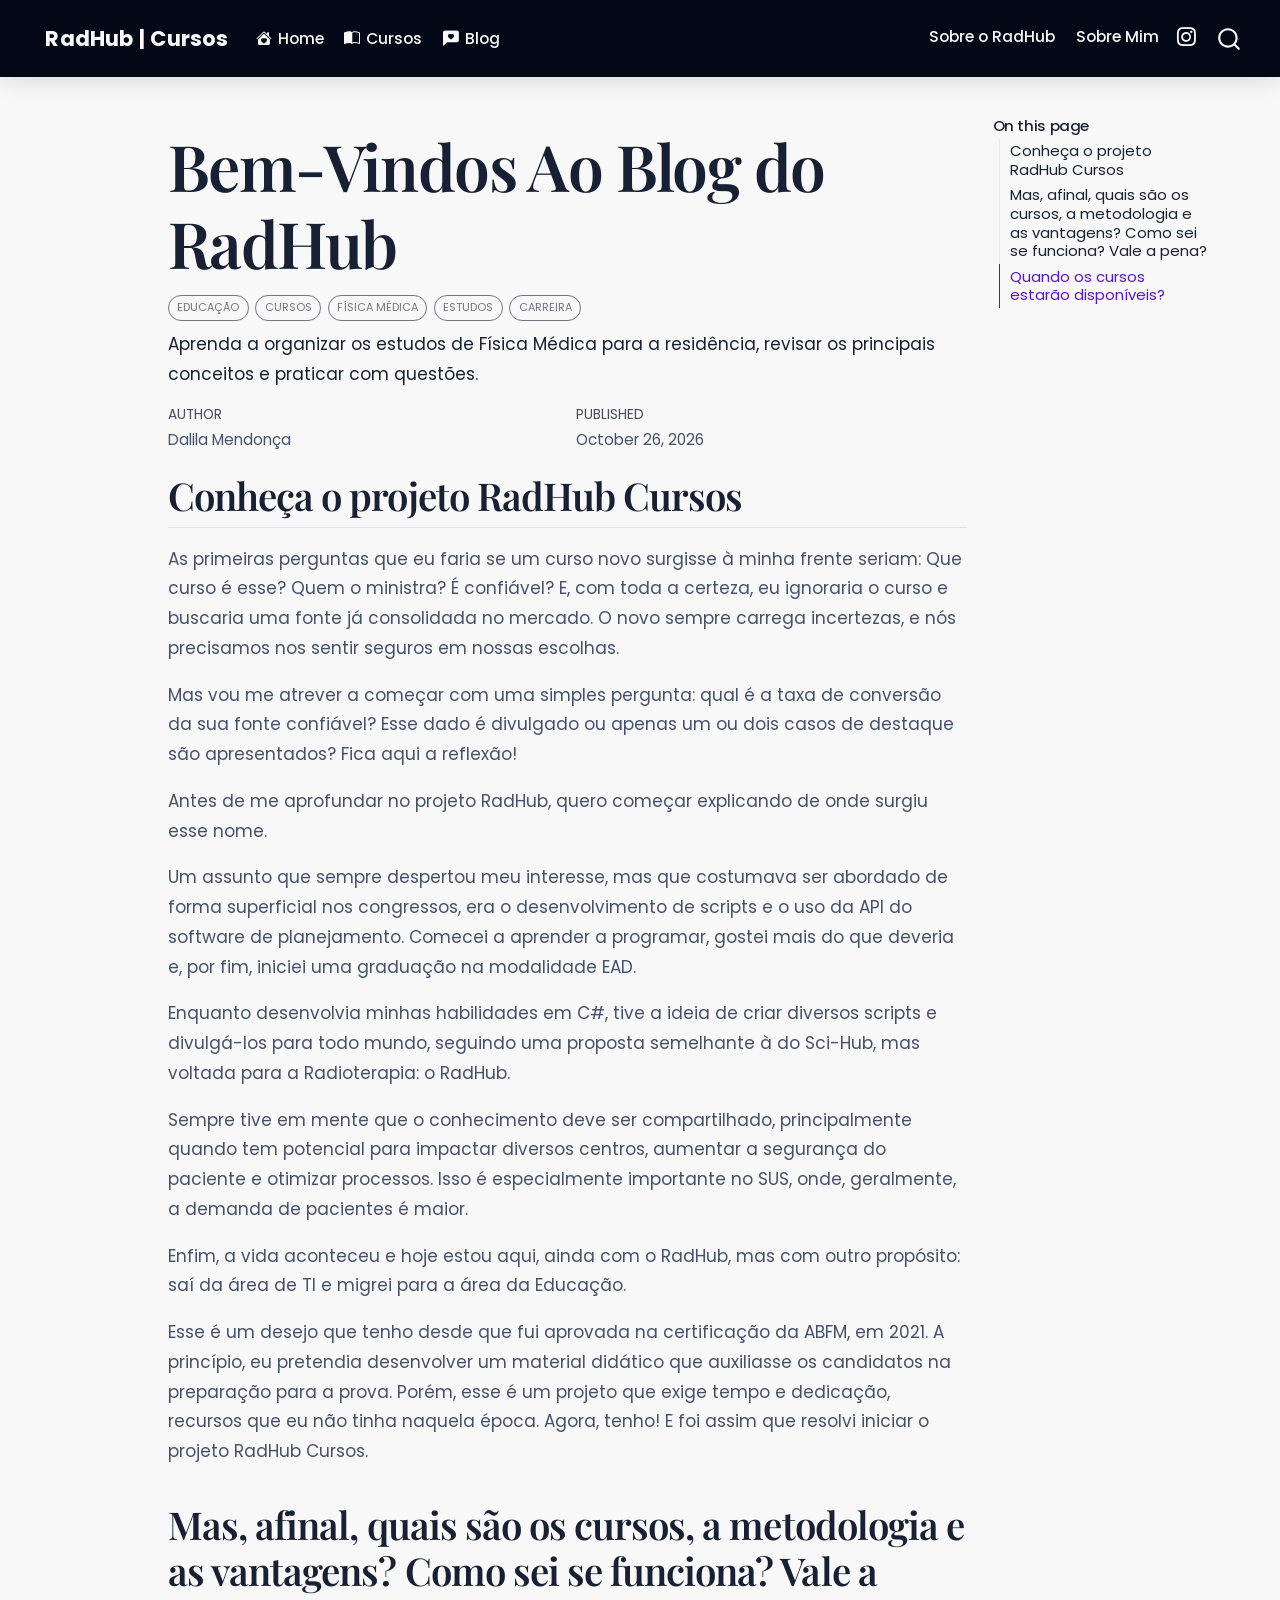
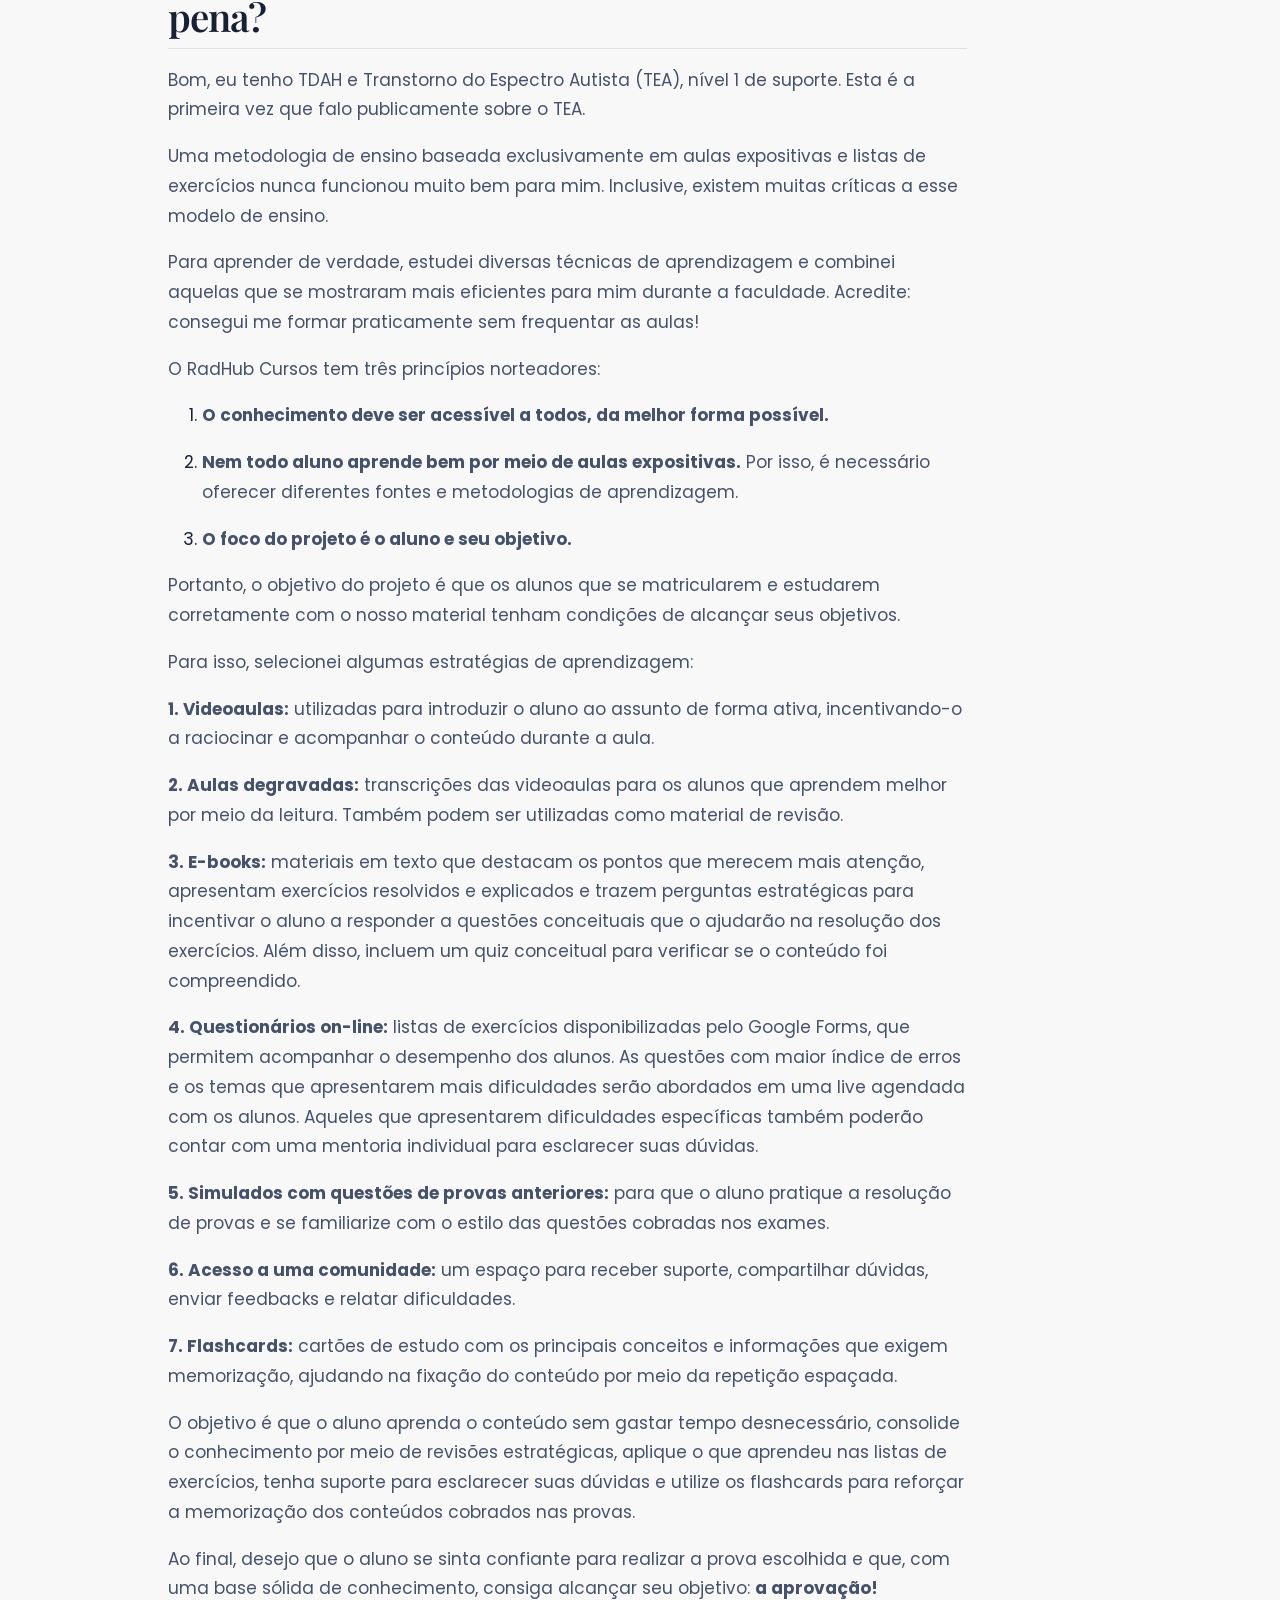
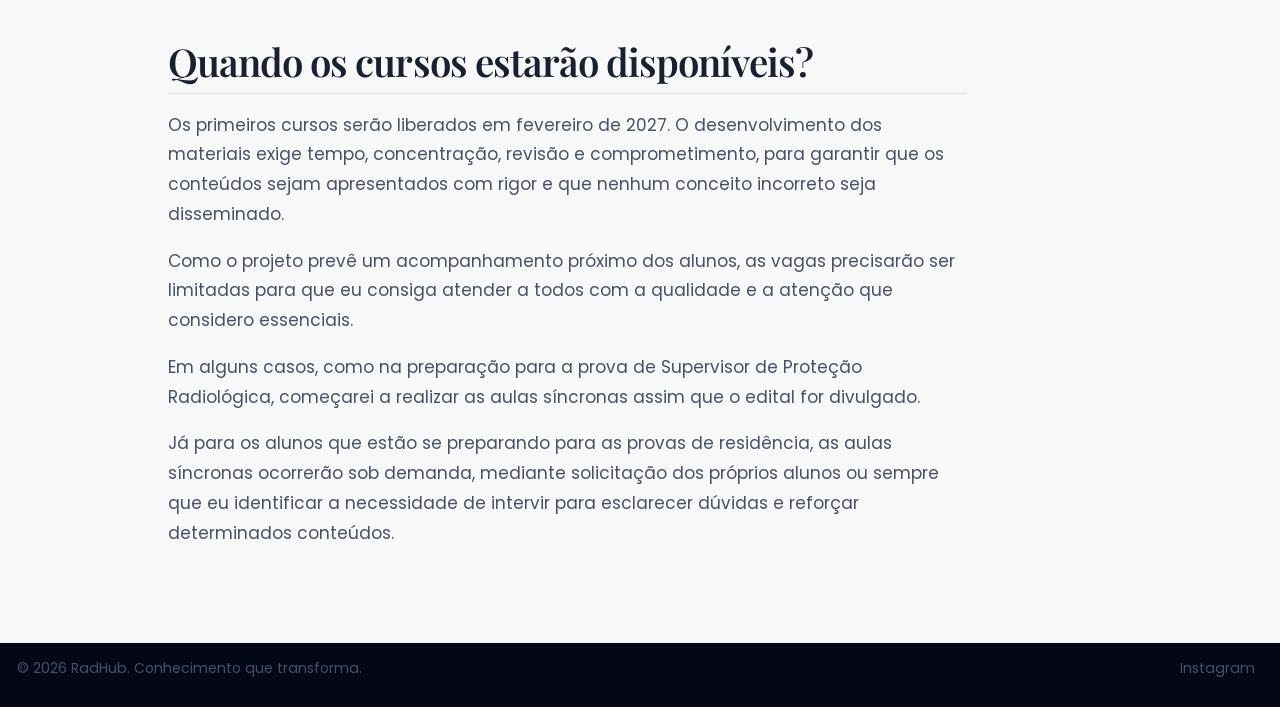
<file: docs/blog/post001/index.html>
<!DOCTYPE html>
<html xmlns="http://www.w3.org/1999/xhtml" lang="en" xml:lang="en"><head>

<meta charset="utf-8">
<meta name="generator" content="quarto-1.10.18">

<meta name="viewport" content="width=device-width, initial-scale=1.0, user-scalable=yes">

<meta name="author" content="Dalila Mendonça">
<meta name="dcterms.date" content="2026-10-26">
<meta name="description" content="Aprenda a organizar os estudos de Física Médica para a residência, revisar os principais conceitos e praticar com questões.">

<title>Bem-Vindos Ao Blog do RadHub – RadHub | Física Médica</title>
<style>
/* Default styles provided by pandoc.
** See https://pandoc.org/MANUAL.html#variables-for-html for config info.
*/
span.smallcaps{font-variant: small-caps;}
div.columns{display: flex; gap: 1.5em;}
div.column{flex: auto;}
@media screen {
div.columns{gap: min(4vw, 1.5em);}
div.column{overflow-x: auto;}
}
div.hanging-indent{margin-left: 1.5em; text-indent: -1.5em;}
ul.task-list{list-style: none;}
ul.task-list li input[type="checkbox"] {
  width: 0.8em;
  margin: 0 0.8em 0.2em -1em; /* quarto-specific, see https://github.com/quarto-dev/quarto-cli/issues/4556 */ 
  vertical-align: middle;
}
</style>


<script src="../../site_libs/quarto-nav/quarto-nav.js"></script>
<script src="../../site_libs/quarto-nav/headroom.min.js"></script>
<script src="../../site_libs/clipboard/clipboard.min.js"></script>
<script src="../../site_libs/quarto-search/autocomplete.umd.js"></script>
<script src="../../site_libs/quarto-search/fuse.min.js"></script>
<script src="../../site_libs/quarto-search/quarto-search.js"></script>
<meta name="quarto:offset" content="../../">
<link href="../../assets/radhub-icon.svg" rel="icon" type="image/svg+xml">
<script src="../../site_libs/quarto-html/quarto.js" type="module"></script>
<script src="../../site_libs/quarto-html/tabsets/tabsets.js" type="module"></script>
<script src="../../site_libs/quarto-html/popper.min.js"></script>
<script src="../../site_libs/quarto-html/tippy.umd.min.js"></script>
<script src="../../site_libs/quarto-html/anchor.min.js"></script>
<link href="../../site_libs/quarto-html/tippy.css" rel="stylesheet">
<link href="../../site_libs/quarto-html/quarto-syntax-highlighting-64a204ab8560d761af7679ceaba22944.css" rel="stylesheet" id="quarto-text-highlighting-styles">
<script src="../../site_libs/bootstrap/bootstrap.min.js"></script>
<link href="../../site_libs/bootstrap/bootstrap-icons.css" rel="stylesheet">
<link href="../../site_libs/bootstrap/bootstrap-55bc52ccc495ab6468df684b9661d73b.min.css" rel="stylesheet" append-hash="true" id="quarto-bootstrap" data-mode="light">
<script id="quarto-search-options" type="application/json">{
  "location": "navbar",
  "copy-button": false,
  "collapse-after": 3,
  "panel-placement": "end",
  "type": "overlay",
  "limit": 50,
  "keyboard-shortcut": [
    "f",
    "/",
    "s"
  ],
  "language": {
    "search-no-results-text": "No results",
    "search-matching-documents-text": "matching documents",
    "search-copy-link-title": "Copy link to search",
    "search-hide-matches-text": "Hide additional matches",
    "search-more-match-text": "more match in this document",
    "search-more-matches-text": "more matches in this document",
    "search-clear-button-title": "Clear",
    "search-text-placeholder": "",
    "search-detached-cancel-button-title": "Cancel",
    "search-submit-button-title": "Submit",
    "search-label": "Search"
  }
}</script>
<script async="" src="https://www.googletagmanager.com/gtag/js?id=G-DECF2SP13F"></script>

<script type="text/javascript">

window.dataLayer = window.dataLayer || [];
function gtag(){dataLayer.push(arguments);}
gtag('js', new Date());
gtag('config', 'G-DECF2SP13F', { 'anonymize_ip': true});
</script>
<style>html{ scroll-behavior: smooth; }</style>


<meta property="og:title" content="Bem-Vindos Ao Blog do RadHub – RadHub | Física Médica">
<meta property="og:description" content="Aprenda a organizar os estudos de Física Médica para a residência, revisar os principais conceitos e praticar com questões.">
<meta property="og:image" content="https://www.radhubcursos.com.br/blog/post001/img.png">
<meta property="og:site_name" content="RadHub | Física Médica">
<meta property="og:locale" content="pt_BR">
<meta property="og:image:height" content="1414">
<meta property="og:image:width" content="1414">
<meta name="twitter:title" content="Bem-Vindos Ao Blog do RadHub – RadHub | Física Médica">
<meta name="twitter:description" content="Aprenda a organizar os estudos de Física Médica para a residência, revisar os principais conceitos e praticar com questões.">
<meta name="twitter:image" content="https://www.radhubcursos.com.br/blog/post001/img.png">
<meta name="twitter:image-height" content="1414">
<meta name="twitter:image-width" content="1414">
<meta name="twitter:card" content="summary_large_image">
</head>

<body class="nav-fixed quarto-light">

<div id="quarto-search-results"></div>
  <header id="quarto-header" class="headroom fixed-top">
    <nav class="navbar navbar-expand-lg " data-bs-theme="dark">
      <div class="navbar-container container-fluid">
      <div class="navbar-brand-container mx-auto">
    <a href="../../index.html" class="navbar-brand navbar-brand-logo">
    <img src="../../assets/radhub-icon.svg" alt="Símbolo do RadHub" class="navbar-logo light-content">
    <img src="../../assets/radhub-icon.svg" alt="Símbolo do RadHub" class="navbar-logo dark-content">
    </a>
    <a class="navbar-brand" href="../../index.html">
    <span class="navbar-title">RadHub | Cursos</span>
    </a>
  </div>
            <div id="quarto-search" class="" title="Search"></div>
          <button class="navbar-toggler" type="button" data-bs-toggle="collapse" data-bs-target="#navbarCollapse" aria-controls="navbarCollapse" role="menu" aria-expanded="false" aria-label="Toggle navigation" onclick="if (window.quartoToggleHeadroom) { window.quartoToggleHeadroom(); }">
  <span class="navbar-toggler-icon"></span>
</button>
          <div class="collapse navbar-collapse" id="navbarCollapse">
            <ul class="navbar-nav navbar-nav-scroll me-auto">
  <li class="nav-item">
    <a class="nav-link" href="../../index.html"> <i class="bi bi-house-heart-fill" role="img">
</i> 
<span class="menu-text">Home</span></a>
  </li>  
  <li class="nav-item">
    <a class="nav-link" href="../../cursos/index.html"> <i class="bi bi-book-half" role="img">
</i> 
<span class="menu-text">Cursos</span></a>
  </li>  
  <li class="nav-item">
    <a class="nav-link" href="../../blog/index.html"> <i class="bi bi-chat-left-heart-fill" role="img">
</i> 
<span class="menu-text">Blog</span></a>
  </li>  
</ul>
            <ul class="navbar-nav navbar-nav-scroll ms-auto">
  <li class="nav-item">
    <a class="nav-link" href="../../sobre.html"> 
<span class="menu-text">Sobre o RadHub</span></a>
  </li>  
  <li class="nav-item">
    <a class="nav-link" href="../../about.html"> 
<span class="menu-text">Sobre Mim</span></a>
  </li>  
  <li class="nav-item compact">
    <a class="nav-link" href="https://www.instagram.com/dalila.radhub/"> <i class="bi bi-instagram" role="img" aria-label="Instagram do RadHub">
</i> 
<span class="menu-text"></span></a>
  </li>  
</ul>
          </div> <!-- /navcollapse -->
            <div class="quarto-navbar-tools">
</div>
      </div> <!-- /container-fluid -->
    </nav>
</header>
<!-- content -->
<div id="quarto-content" class="quarto-container page-columns page-rows-contents page-layout-article page-navbar">
<!-- sidebar -->
<!-- margin-sidebar -->
    <div id="quarto-margin-sidebar" class="sidebar margin-sidebar">
        <nav id="TOC" role="doc-toc" class="toc-active">
    <h2 id="toc-title">On this page</h2>
   
  <ul>
  <li><a href="#conheça-o-projeto-radhub-cursos" id="toc-conheça-o-projeto-radhub-cursos" class="nav-link active" data-scroll-target="#conheça-o-projeto-radhub-cursos">Conheça o projeto RadHub Cursos</a></li>
  <li><a href="#mas-afinal-quais-são-os-cursos-a-metodologia-e-as-vantagens-como-sei-se-funciona-vale-a-pena" id="toc-mas-afinal-quais-são-os-cursos-a-metodologia-e-as-vantagens-como-sei-se-funciona-vale-a-pena" class="nav-link" data-scroll-target="#mas-afinal-quais-são-os-cursos-a-metodologia-e-as-vantagens-como-sei-se-funciona-vale-a-pena">Mas, afinal, quais são os cursos, a metodologia e as vantagens? Como sei se funciona? Vale a pena?</a></li>
  <li><a href="#quando-os-cursos-estarão-disponíveis" id="toc-quando-os-cursos-estarão-disponíveis" class="nav-link" data-scroll-target="#quando-os-cursos-estarão-disponíveis">Quando os cursos estarão disponíveis?</a></li>
  </ul>
</nav>
    </div>
<!-- main -->
<main class="content" id="quarto-document-content">

<header id="title-block-header" class="quarto-title-block default">
<div class="quarto-title">
<h1 class="title">Bem-Vindos Ao Blog do RadHub</h1>
  <div class="quarto-categories">
    <div class="quarto-category">Educação</div>
    <div class="quarto-category">Cursos</div>
    <div class="quarto-category">Física Médica</div>
    <div class="quarto-category">Estudos</div>
    <div class="quarto-category">Carreira</div>
  </div>
  </div>

<div>
  <div class="description">
    Aprenda a organizar os estudos de Física Médica para a residência, revisar os principais conceitos e praticar com questões.
  </div>
</div>


<div class="quarto-title-meta">

    <div>
    <div class="quarto-title-meta-heading">Author</div>
    <div class="quarto-title-meta-contents">
             <p>Dalila Mendonça </p>
          </div>
  </div>
    
    <div>
    <div class="quarto-title-meta-heading">Published</div>
    <div class="quarto-title-meta-contents">
      <p class="date">October 26, 2026</p>
    </div>
  </div>
  
    
  </div>
  


</header>


<section id="conheça-o-projeto-radhub-cursos" class="level2">
<h2 class="anchored" data-anchor-id="conheça-o-projeto-radhub-cursos">Conheça o projeto RadHub Cursos</h2>
<p>As primeiras perguntas que eu faria se um curso novo surgisse à minha frente seriam: Que curso é esse? Quem o ministra? É confiável? E, com toda a certeza, eu ignoraria o curso e buscaria uma fonte já consolidada no mercado. O novo sempre carrega incertezas, e nós precisamos nos sentir seguros em nossas escolhas.</p>
<p>Mas vou me atrever a começar com uma simples pergunta: qual é a taxa de conversão da sua fonte confiável? Esse dado é divulgado ou apenas um ou dois casos de destaque são apresentados? Fica aqui a reflexão!</p>
<p>Antes de me aprofundar no projeto RadHub, quero começar explicando de onde surgiu esse nome.</p>
<p>Um assunto que sempre despertou meu interesse, mas que costumava ser abordado de forma superficial nos congressos, era o desenvolvimento de scripts e o uso da API do software de planejamento. Comecei a aprender a programar, gostei mais do que deveria e, por fim, iniciei uma graduação na modalidade EAD.</p>
<p>Enquanto desenvolvia minhas habilidades em C#, tive a ideia de criar diversos scripts e divulgá-los para todo mundo, seguindo uma proposta semelhante à do Sci-Hub, mas voltada para a Radioterapia: o RadHub.</p>
<p>Sempre tive em mente que o conhecimento deve ser compartilhado, principalmente quando tem potencial para impactar diversos centros, aumentar a segurança do paciente e otimizar processos. Isso é especialmente importante no SUS, onde, geralmente, a demanda de pacientes é maior.</p>
<p>Enfim, a vida aconteceu e hoje estou aqui, ainda com o RadHub, mas com outro propósito: saí da área de TI e migrei para a área da Educação.</p>
<p>Esse é um desejo que tenho desde que fui aprovada na certificação da ABFM, em 2021. A princípio, eu pretendia desenvolver um material didático que auxiliasse os candidatos na preparação para a prova. Porém, esse é um projeto que exige tempo e dedicação, recursos que eu não tinha naquela época. Agora, tenho! E foi assim que resolvi iniciar o projeto RadHub Cursos.</p>
</section>
<section id="mas-afinal-quais-são-os-cursos-a-metodologia-e-as-vantagens-como-sei-se-funciona-vale-a-pena" class="level2">
<h2 class="anchored" data-anchor-id="mas-afinal-quais-são-os-cursos-a-metodologia-e-as-vantagens-como-sei-se-funciona-vale-a-pena">Mas, afinal, quais são os cursos, a metodologia e as vantagens? Como sei se funciona? Vale a pena?</h2>
<p>Bom, eu tenho TDAH e Transtorno do Espectro Autista (TEA), nível 1 de suporte. Esta é a primeira vez que falo publicamente sobre o TEA.</p>
<p>Uma metodologia de ensino baseada exclusivamente em aulas expositivas e listas de exercícios nunca funcionou muito bem para mim. Inclusive, existem muitas críticas a esse modelo de ensino.</p>
<p>Para aprender de verdade, estudei diversas técnicas de aprendizagem e combinei aquelas que se mostraram mais eficientes para mim durante a faculdade. Acredite: consegui me formar praticamente sem frequentar as aulas!</p>
<p>O RadHub Cursos tem três princípios norteadores:</p>
<ol type="1">
<li><p><strong>O conhecimento deve ser acessível a todos, da melhor forma possível.</strong></p></li>
<li><p><strong>Nem todo aluno aprende bem por meio de aulas expositivas.</strong> Por isso, é necessário oferecer diferentes fontes e metodologias de aprendizagem.</p></li>
<li><p><strong>O foco do projeto é o aluno e seu objetivo.</strong></p></li>
</ol>
<p>Portanto, o objetivo do projeto é que os alunos que se matricularem e estudarem corretamente com o nosso material tenham condições de alcançar seus objetivos.</p>
<p>Para isso, selecionei algumas estratégias de aprendizagem:</p>
<p><strong>1. Videoaulas:</strong> utilizadas para introduzir o aluno ao assunto de forma ativa, incentivando-o a raciocinar e acompanhar o conteúdo durante a aula.</p>
<p><strong>2. Aulas degravadas:</strong> transcrições das videoaulas para os alunos que aprendem melhor por meio da leitura. Também podem ser utilizadas como material de revisão.</p>
<p><strong>3. E-books:</strong> materiais em texto que destacam os pontos que merecem mais atenção, apresentam exercícios resolvidos e explicados e trazem perguntas estratégicas para incentivar o aluno a responder a questões conceituais que o ajudarão na resolução dos exercícios. Além disso, incluem um quiz conceitual para verificar se o conteúdo foi compreendido.</p>
<p><strong>4. Questionários on-line:</strong> listas de exercícios disponibilizadas pelo Google Forms, que permitem acompanhar o desempenho dos alunos. As questões com maior índice de erros e os temas que apresentarem mais dificuldades serão abordados em uma live agendada com os alunos. Aqueles que apresentarem dificuldades específicas também poderão contar com uma mentoria individual para esclarecer suas dúvidas.</p>
<p><strong>5. Simulados com questões de provas anteriores:</strong> para que o aluno pratique a resolução de provas e se familiarize com o estilo das questões cobradas nos exames.</p>
<p><strong>6. Acesso a uma comunidade:</strong> um espaço para receber suporte, compartilhar dúvidas, enviar feedbacks e relatar dificuldades.</p>
<p><strong>7. Flashcards:</strong> cartões de estudo com os principais conceitos e informações que exigem memorização, ajudando na fixação do conteúdo por meio da repetição espaçada.</p>
<p>O objetivo é que o aluno aprenda o conteúdo sem gastar tempo desnecessário, consolide o conhecimento por meio de revisões estratégicas, aplique o que aprendeu nas listas de exercícios, tenha suporte para esclarecer suas dúvidas e utilize os flashcards para reforçar a memorização dos conteúdos cobrados nas provas.</p>
<p>Ao final, desejo que o aluno se sinta confiante para realizar a prova escolhida e que, com uma base sólida de conhecimento, consiga alcançar seu objetivo: <strong>a aprovação!</strong></p>
</section>
<section id="quando-os-cursos-estarão-disponíveis" class="level2">
<h2 class="anchored" data-anchor-id="quando-os-cursos-estarão-disponíveis">Quando os cursos estarão disponíveis?</h2>
<p>Os primeiros cursos serão liberados em fevereiro de 2027. O desenvolvimento dos materiais exige tempo, concentração, revisão e comprometimento, para garantir que os conteúdos sejam apresentados com rigor e que nenhum conceito incorreto seja disseminado.</p>
<p>Como o projeto prevê um acompanhamento próximo dos alunos, as vagas precisarão ser limitadas para que eu consiga atender a todos com a qualidade e a atenção que considero essenciais.</p>
<p>Em alguns casos, como na preparação para a prova de Supervisor de Proteção Radiológica, começarei a realizar as aulas síncronas assim que o edital for divulgado.</p>
<p>Já para os alunos que estão se preparando para as provas de residência, as aulas síncronas ocorrerão sob demanda, mediante solicitação dos próprios alunos ou sempre que eu identificar a necessidade de intervir para esclarecer dúvidas e reforçar determinados conteúdos.</p>


</section>

<a onclick="window.scrollTo(0, 0); return false;" role="button" id="quarto-back-to-top"><i class="bi bi-arrow-up"></i> Back to top</a></main> <!-- /main -->
<script id="quarto-html-after-body" type="application/javascript">
  window.document.addEventListener("DOMContentLoaded", function (event) {
    const icon = "";
    const anchorJS = new window.AnchorJS();
    anchorJS.options = {
      placement: 'right',
      icon: icon
    };
    anchorJS.add('.anchored');
    const isCodeAnnotation = (el) => {
      for (const clz of el.classList) {
        if (clz.startsWith('code-annotation-')) {                     
          return true;
        }
      }
      return false;
    }
    const onCopySuccess = function(e) {
      // button target
      const button = e.trigger;
      // don't keep focus
      button.blur();
      // flash "checked"
      button.classList.add('code-copy-button-checked');
      var currentTitle = button.getAttribute("title");
      button.setAttribute("title", "Copied!");
      let tooltip;
      if (window.bootstrap) {
        button.setAttribute("data-bs-toggle", "tooltip");
        button.setAttribute("data-bs-placement", "left");
        button.setAttribute("data-bs-title", "Copied!");
        tooltip = new bootstrap.Tooltip(button, 
          { trigger: "manual", 
            customClass: "code-copy-button-tooltip",
            offset: [0, -8]});
        tooltip.show();    
      }
      setTimeout(function() {
        if (tooltip) {
          tooltip.hide();
          button.removeAttribute("data-bs-title");
          button.removeAttribute("data-bs-toggle");
          button.removeAttribute("data-bs-placement");
        }
        button.setAttribute("title", currentTitle);
        button.classList.remove('code-copy-button-checked');
      }, 1000);
      // clear code selection
      e.clearSelection();
    }
    const getTextToCopy = function(trigger) {
      const outerScaffold = trigger.parentElement.cloneNode(true);
      const codeEl = outerScaffold.querySelector('code');
      for (const childEl of codeEl.children) {
        if (isCodeAnnotation(childEl)) {
          childEl.remove();
        }
      }
      return codeEl.innerText;
    }
    const clipboard = new window.ClipboardJS('.code-copy-button:not([data-in-quarto-modal])', {
      text: getTextToCopy
    });
    clipboard.on('success', onCopySuccess);
    if (window.document.getElementById('quarto-embedded-source-code-modal')) {
      const clipboardModal = new window.ClipboardJS('.code-copy-button[data-in-quarto-modal]', {
        text: getTextToCopy,
        container: window.document.getElementById('quarto-embedded-source-code-modal')
      });
      clipboardModal.on('success', onCopySuccess);
    }
      var localhostRegex = new RegExp(/^(?:http|https):\/\/localhost\:?[0-9]*\//);
      var mailtoRegex = new RegExp(/^mailto:/);
        var filterRegex = new RegExp("https:\/\/www\.radhubcursos\.com\.br");
      var isInternal = (href) => {
          return filterRegex.test(href) || localhostRegex.test(href) || mailtoRegex.test(href);
      }
      // Inspect non-navigation links and adorn them if external
     var links = window.document.querySelectorAll('a[href]:not(.nav-link):not(.navbar-brand):not(.toc-action):not(.sidebar-link):not(.sidebar-item-toggle):not(.pagination-link):not(.no-external):not([aria-hidden]):not(.dropdown-item):not(.quarto-navigation-tool):not(.about-link)');
      for (var i=0; i<links.length; i++) {
        const link = links[i];
        if (!isInternal(link.href)) {
          // undo the damage that might have been done by quarto-nav.js in the case of
          // links that we want to consider external
          if (link.dataset.originalHref !== undefined) {
            link.href = link.dataset.originalHref;
          }
            // target, if specified
            link.setAttribute("target", "_blank");
            if (link.getAttribute("rel") === null) {
              link.setAttribute("rel", "noopener");
            }
        }
      }
    function tippyHover(el, contentFn, onTriggerFn, onUntriggerFn) {
      const config = {
        allowHTML: true,
        maxWidth: 500,
        delay: 100,
        arrow: false,
        appendTo: function(el) {
            return el.parentElement;
        },
        interactive: true,
        interactiveBorder: 10,
        theme: 'quarto',
        placement: 'bottom-start',
      };
      if (contentFn) {
        config.content = contentFn;
      }
      if (onTriggerFn) {
        config.onTrigger = onTriggerFn;
      }
      if (onUntriggerFn) {
        config.onUntrigger = onUntriggerFn;
      }
      window.tippy(el, config); 
    }
    const noterefs = window.document.querySelectorAll('a[role="doc-noteref"]');
    for (var i=0; i<noterefs.length; i++) {
      const ref = noterefs[i];
      tippyHover(ref, function() {
        // use id or data attribute instead here
        let href = ref.getAttribute('data-footnote-href') || ref.getAttribute('href');
        try { href = new URL(href).hash; } catch {}
        const id = href.replace(/^#\/?/, "");
        const note = window.document.getElementById(id);
        if (note) {
          return note.innerHTML;
        } else {
          return "";
        }
      });
    }
    const xrefs = window.document.querySelectorAll('a.quarto-xref');
    const processXRef = (id, note) => {
      // Strip column container classes
      const stripColumnClz = (el) => {
        el.classList.remove("page-full", "page-columns");
        if (el.children) {
          for (const child of el.children) {
            stripColumnClz(child);
          }
        }
      }
      stripColumnClz(note)
      if (id === null || id.startsWith('sec-')) {
        // Special case sections, only their first couple elements
        const container = document.createElement("div");
        if (note.children && note.children.length > 2) {
          container.appendChild(note.children[0].cloneNode(true));
          for (let i = 1; i < note.children.length; i++) {
            const child = note.children[i];
            if (child.tagName === "P" && child.innerText === "") {
              continue;
            } else {
              container.appendChild(child.cloneNode(true));
              break;
            }
          }
          if (window.Quarto?.typesetMath) {
            window.Quarto.typesetMath(container);
          }
          return container.innerHTML
        } else {
          if (window.Quarto?.typesetMath) {
            window.Quarto.typesetMath(note);
          }
          return note.innerHTML;
        }
      } else {
        // Remove any anchor links if they are present
        const anchorLink = note.querySelector('a.anchorjs-link');
        if (anchorLink) {
          anchorLink.remove();
        }
        if (window.Quarto?.typesetMath) {
          window.Quarto.typesetMath(note);
        }
        if (note.classList.contains("callout")) {
          return note.outerHTML;
        } else {
          return note.innerHTML;
        }
      }
    }
    for (var i=0; i<xrefs.length; i++) {
      const xref = xrefs[i];
      tippyHover(xref, undefined, function(instance) {
        instance.disable();
        let url = xref.getAttribute('href');
        let hash = undefined; 
        if (url.startsWith('#')) {
          hash = url;
        } else {
          try { hash = new URL(url).hash; } catch {}
        }
        if (hash) {
          const id = hash.replace(/^#\/?/, "");
          const note = window.document.getElementById(id);
          if (note !== null) {
            try {
              const html = processXRef(id, note.cloneNode(true));
              instance.setContent(html);
            } finally {
              instance.enable();
              instance.show();
            }
          } else {
            // See if we can fetch this
            fetch(url.split('#')[0])
            .then(res => res.text())
            .then(html => {
              const parser = new DOMParser();
              const htmlDoc = parser.parseFromString(html, "text/html");
              const note = htmlDoc.getElementById(id);
              if (note !== null) {
                const html = processXRef(id, note);
                instance.setContent(html);
              } 
            }).finally(() => {
              instance.enable();
              instance.show();
            });
          }
        } else {
          // See if we can fetch a full url (with no hash to target)
          // This is a special case and we should probably do some content thinning / targeting
          fetch(url)
          .then(res => res.text())
          .then(html => {
            const parser = new DOMParser();
            const htmlDoc = parser.parseFromString(html, "text/html");
            const note = htmlDoc.querySelector('main.content');
            if (note !== null) {
              // This should only happen for chapter cross references
              // (since there is no id in the URL)
              // remove the first header
              if (note.children.length > 0 && note.children[0].tagName === "HEADER") {
                note.children[0].remove();
              }
              const html = processXRef(null, note);
              instance.setContent(html);
            } 
          }).finally(() => {
            instance.enable();
            instance.show();
          });
        }
      }, function(instance) {
      });
    }
        let selectedAnnoteEl;
        const selectorForAnnotation = ( cell, annotation) => {
          let cellAttr = 'data-code-cell="' + cell + '"';
          let lineAttr = 'data-code-annotation="' +  annotation + '"';
          const selector = 'span[' + cellAttr + '][' + lineAttr + ']';
          return selector;
        }
        const selectCodeLines = (annoteEl) => {
          const doc = window.document;
          const targetCell = annoteEl.getAttribute("data-target-cell");
          const targetAnnotation = annoteEl.getAttribute("data-target-annotation");
          const annoteSpan = window.document.querySelector(selectorForAnnotation(targetCell, targetAnnotation));
          const lines = annoteSpan.getAttribute("data-code-lines").split(",");
          const lineIds = lines.map((line) => {
            return targetCell + "-" + line;
          })
          let top = null;
          let height = null;
          let parent = null;
          if (lineIds.length > 0) {
              //compute the position of the single el (top and bottom and make a div)
              const el = window.document.getElementById(lineIds[0]);
              top = el.offsetTop;
              height = el.offsetHeight;
              parent = el.parentElement.parentElement;
            if (lineIds.length > 1) {
              const lastEl = window.document.getElementById(lineIds[lineIds.length - 1]);
              const bottom = lastEl.offsetTop + lastEl.offsetHeight;
              height = bottom - top;
            }
            if (top !== null && height !== null && parent !== null) {
              // cook up a div (if necessary) and position it 
              let div = window.document.getElementById("code-annotation-line-highlight");
              if (div === null) {
                div = window.document.createElement("div");
                div.setAttribute("id", "code-annotation-line-highlight");
                div.style.position = 'absolute';
                parent.appendChild(div);
              }
              div.style.top = top - 2 + "px";
              div.style.height = height + 4 + "px";
              div.style.left = 0;
              let gutterDiv = window.document.getElementById("code-annotation-line-highlight-gutter");
              if (gutterDiv === null) {
                gutterDiv = window.document.createElement("div");
                gutterDiv.setAttribute("id", "code-annotation-line-highlight-gutter");
                gutterDiv.style.position = 'absolute';
                const codeCell = window.document.getElementById(targetCell);
                const gutter = codeCell.querySelector('.code-annotation-gutter');
                gutter.appendChild(gutterDiv);
              }
              gutterDiv.style.top = top - 2 + "px";
              gutterDiv.style.height = height + 4 + "px";
            }
            selectedAnnoteEl = annoteEl;
          }
        };
        const unselectCodeLines = () => {
          const elementsIds = ["code-annotation-line-highlight", "code-annotation-line-highlight-gutter"];
          elementsIds.forEach((elId) => {
            const div = window.document.getElementById(elId);
            if (div) {
              div.remove();
            }
          });
          selectedAnnoteEl = undefined;
        };
          // Handle positioning of the toggle
      window.addEventListener(
        "resize",
        throttle(() => {
          elRect = undefined;
          if (selectedAnnoteEl) {
            selectCodeLines(selectedAnnoteEl);
          }
        }, 10)
      );
      function throttle(fn, ms) {
      let throttle = false;
      let timer;
        return (...args) => {
          if(!throttle) { // first call gets through
              fn.apply(this, args);
              throttle = true;
          } else { // all the others get throttled
              if(timer) clearTimeout(timer); // cancel #2
              timer = setTimeout(() => {
                fn.apply(this, args);
                timer = throttle = false;
              }, ms);
          }
        };
      }
        // Attach click handler to the DT
        const annoteDls = window.document.querySelectorAll('dt[data-target-cell]');
        for (const annoteDlNode of annoteDls) {
          annoteDlNode.addEventListener('click', (event) => {
            const clickedEl = event.target;
            if (clickedEl !== selectedAnnoteEl) {
              unselectCodeLines();
              const activeEl = window.document.querySelector('dt[data-target-cell].code-annotation-active');
              if (activeEl) {
                activeEl.classList.remove('code-annotation-active');
              }
              selectCodeLines(clickedEl);
              clickedEl.classList.add('code-annotation-active');
            } else {
              // Unselect the line
              unselectCodeLines();
              clickedEl.classList.remove('code-annotation-active');
            }
          });
        }
    const findCites = (el) => {
      const parentEl = el.parentElement;
      if (parentEl) {
        const cites = parentEl.dataset.cites;
        if (cites) {
          return {
            el,
            cites: cites.split(' ')
          };
        } else {
          return findCites(el.parentElement)
        }
      } else {
        return undefined;
      }
    };
    var bibliorefs = window.document.querySelectorAll('a[role="doc-biblioref"]');
    for (var i=0; i<bibliorefs.length; i++) {
      const ref = bibliorefs[i];
      const citeInfo = findCites(ref);
      if (citeInfo) {
        tippyHover(citeInfo.el, function() {
          var popup = window.document.createElement('div');
          citeInfo.cites.forEach(function(cite) {
            var citeDiv = window.document.createElement('div');
            citeDiv.classList.add('hanging-indent');
            citeDiv.classList.add('csl-entry');
            var biblioDiv = window.document.getElementById('ref-' + cite);
            if (biblioDiv) {
              citeDiv.innerHTML = biblioDiv.innerHTML;
            }
            popup.appendChild(citeDiv);
          });
          return popup.innerHTML;
        });
      }
    }
  });
  </script>
</div> <!-- /content -->
<footer class="footer">
  <div class="nav-footer">
    <div class="nav-footer-left">
<p>© 2026 RadHub. Conhecimento que transforma.</p>
</div>   
    <div class="nav-footer-center">
      &nbsp;
    </div>
    <div class="nav-footer-right">
      <ul class="footer-items list-unstyled">
    <li class="nav-item">
    <a class="nav-link" href="https://www.instagram.com/dalila.radhub/">
<p>Instagram</p>
</a>
  </li>  
</ul>
    </div>
  </div>
</footer>




<script src="../../site_libs/quarto-html/zenscroll-min.js"></script>
</body></html>
</file>
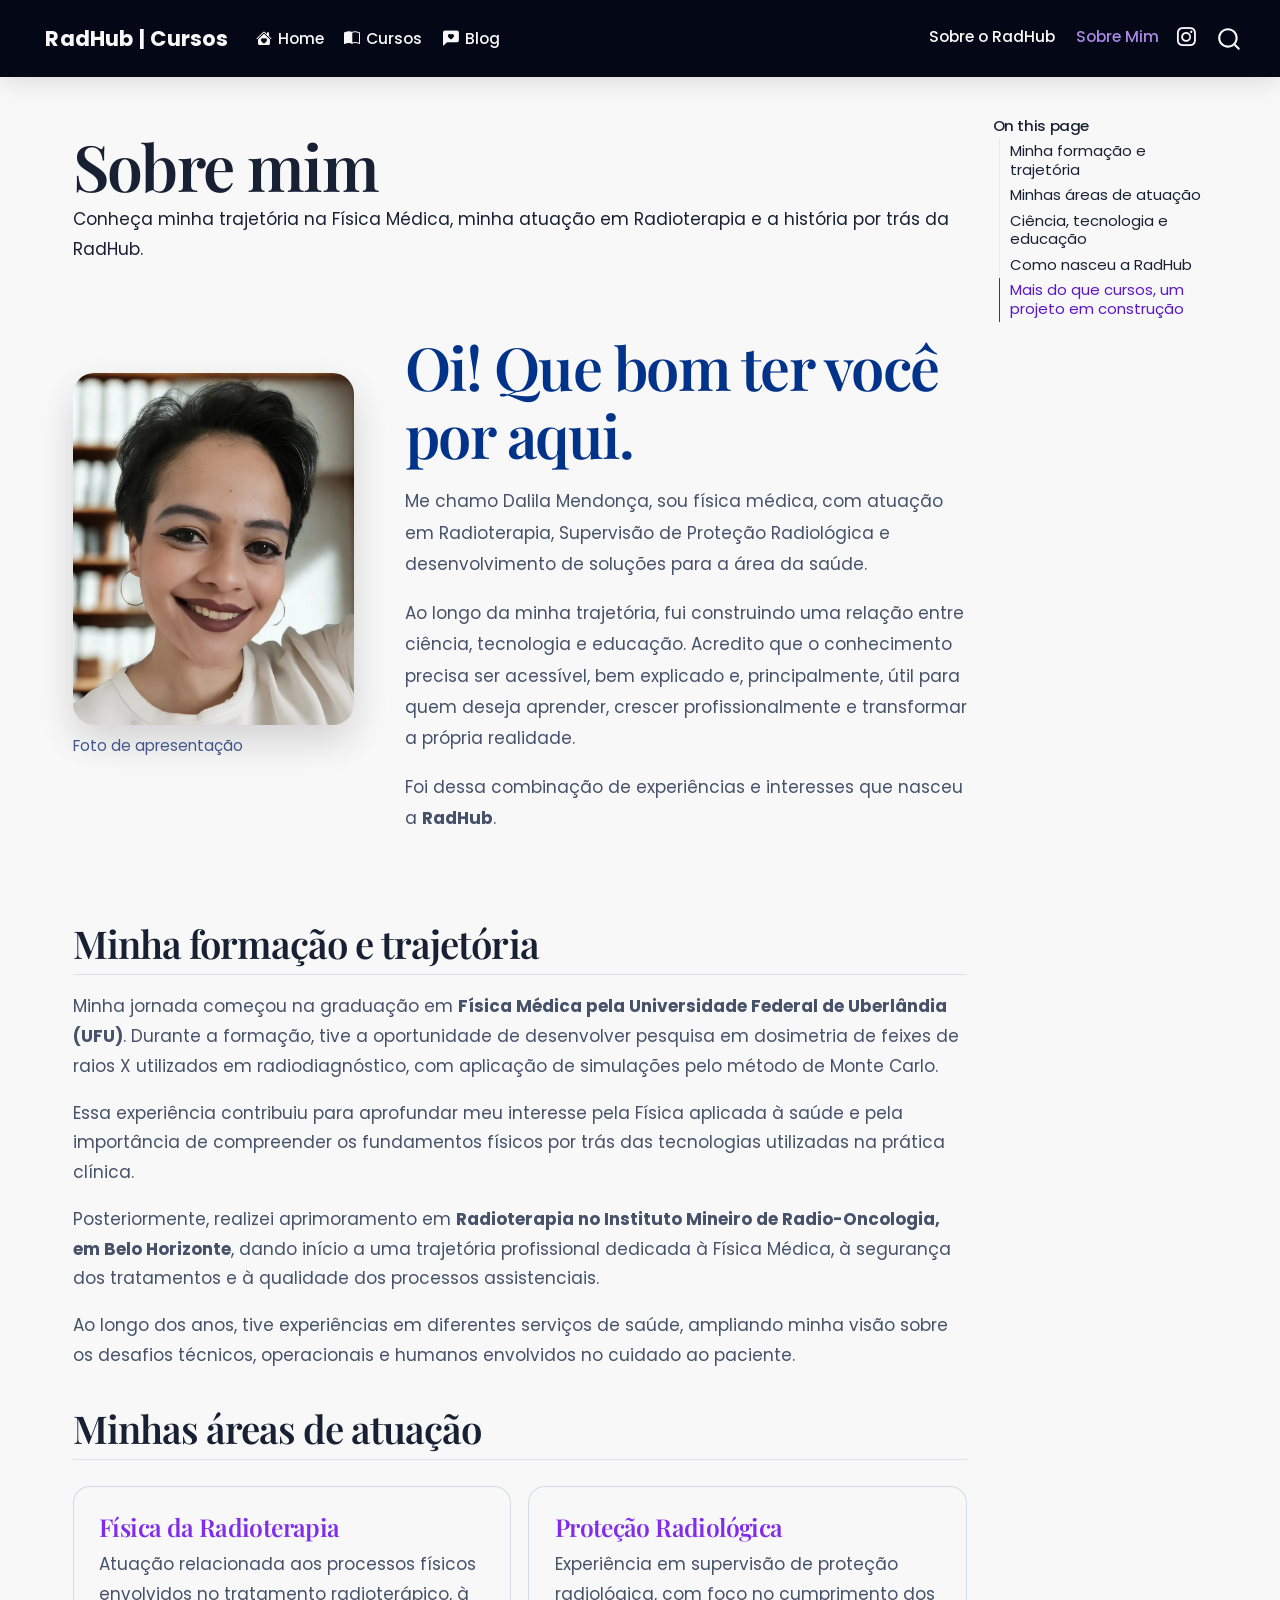
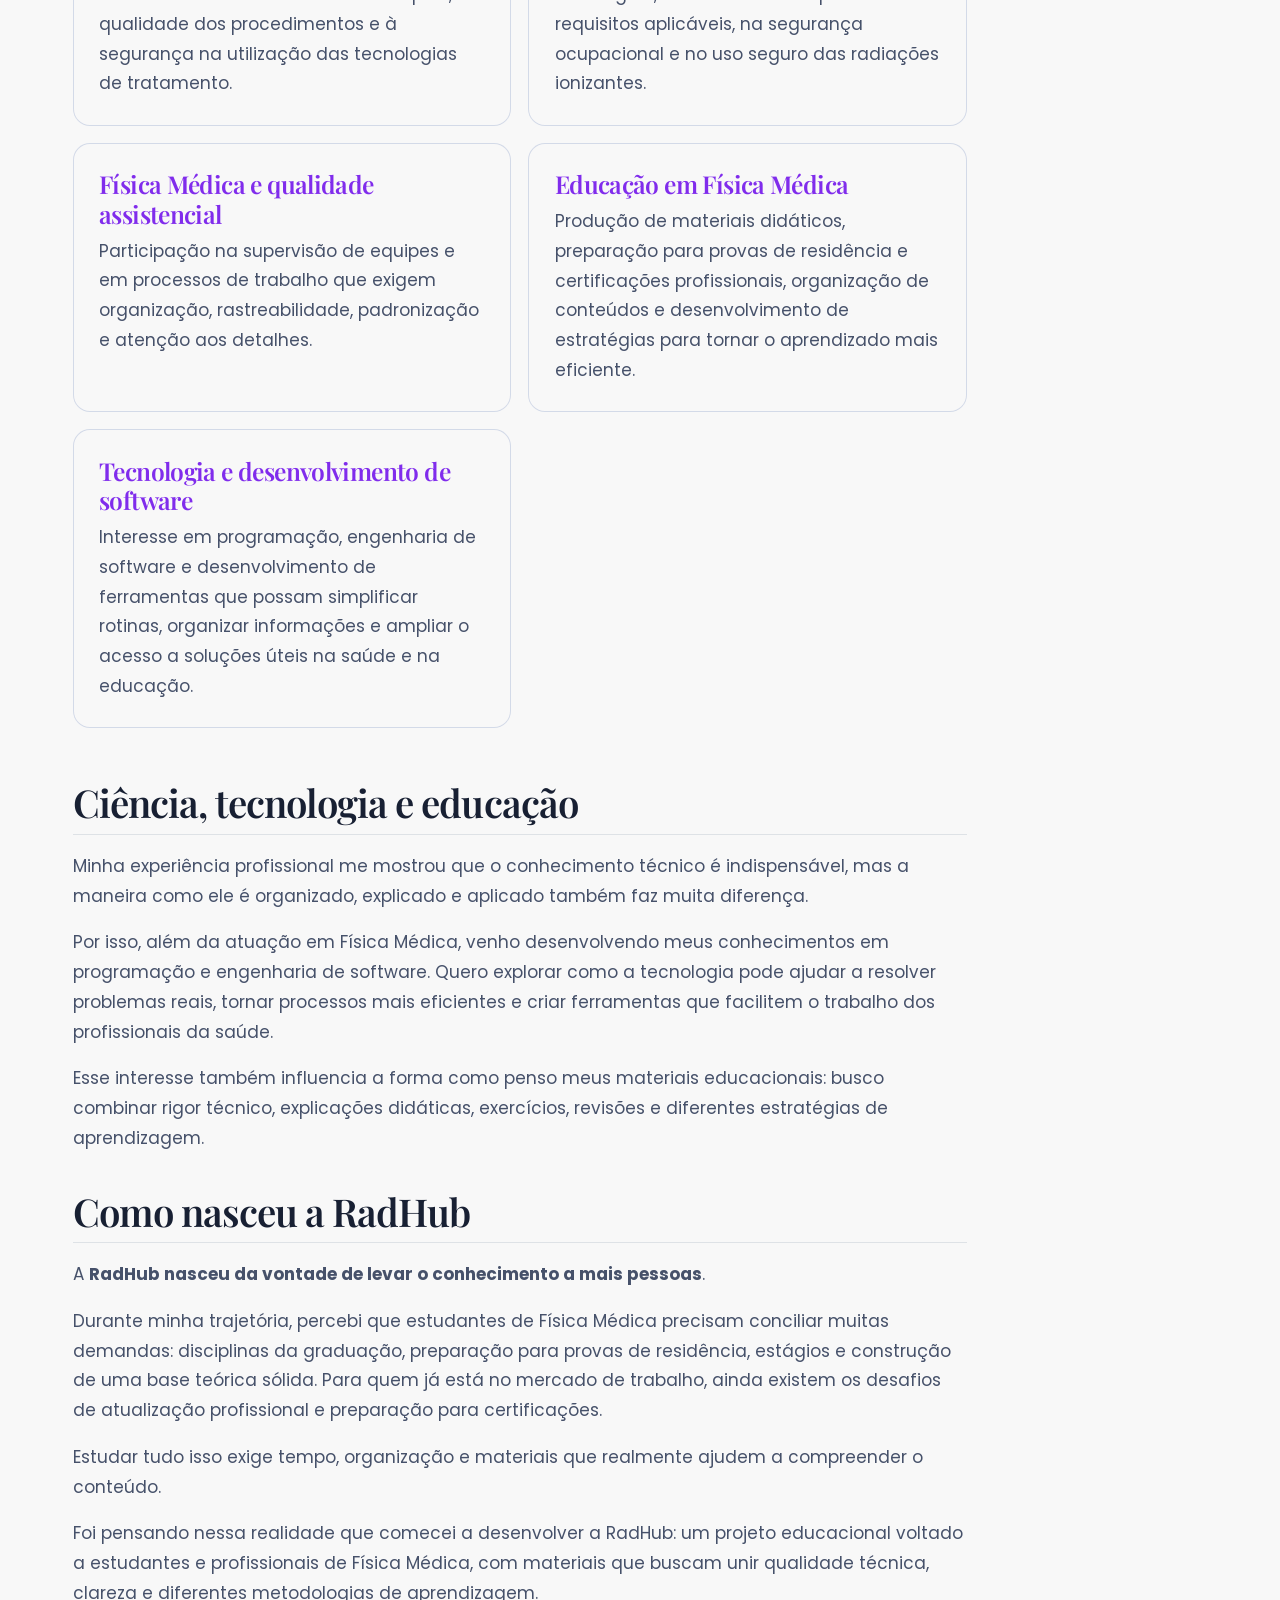
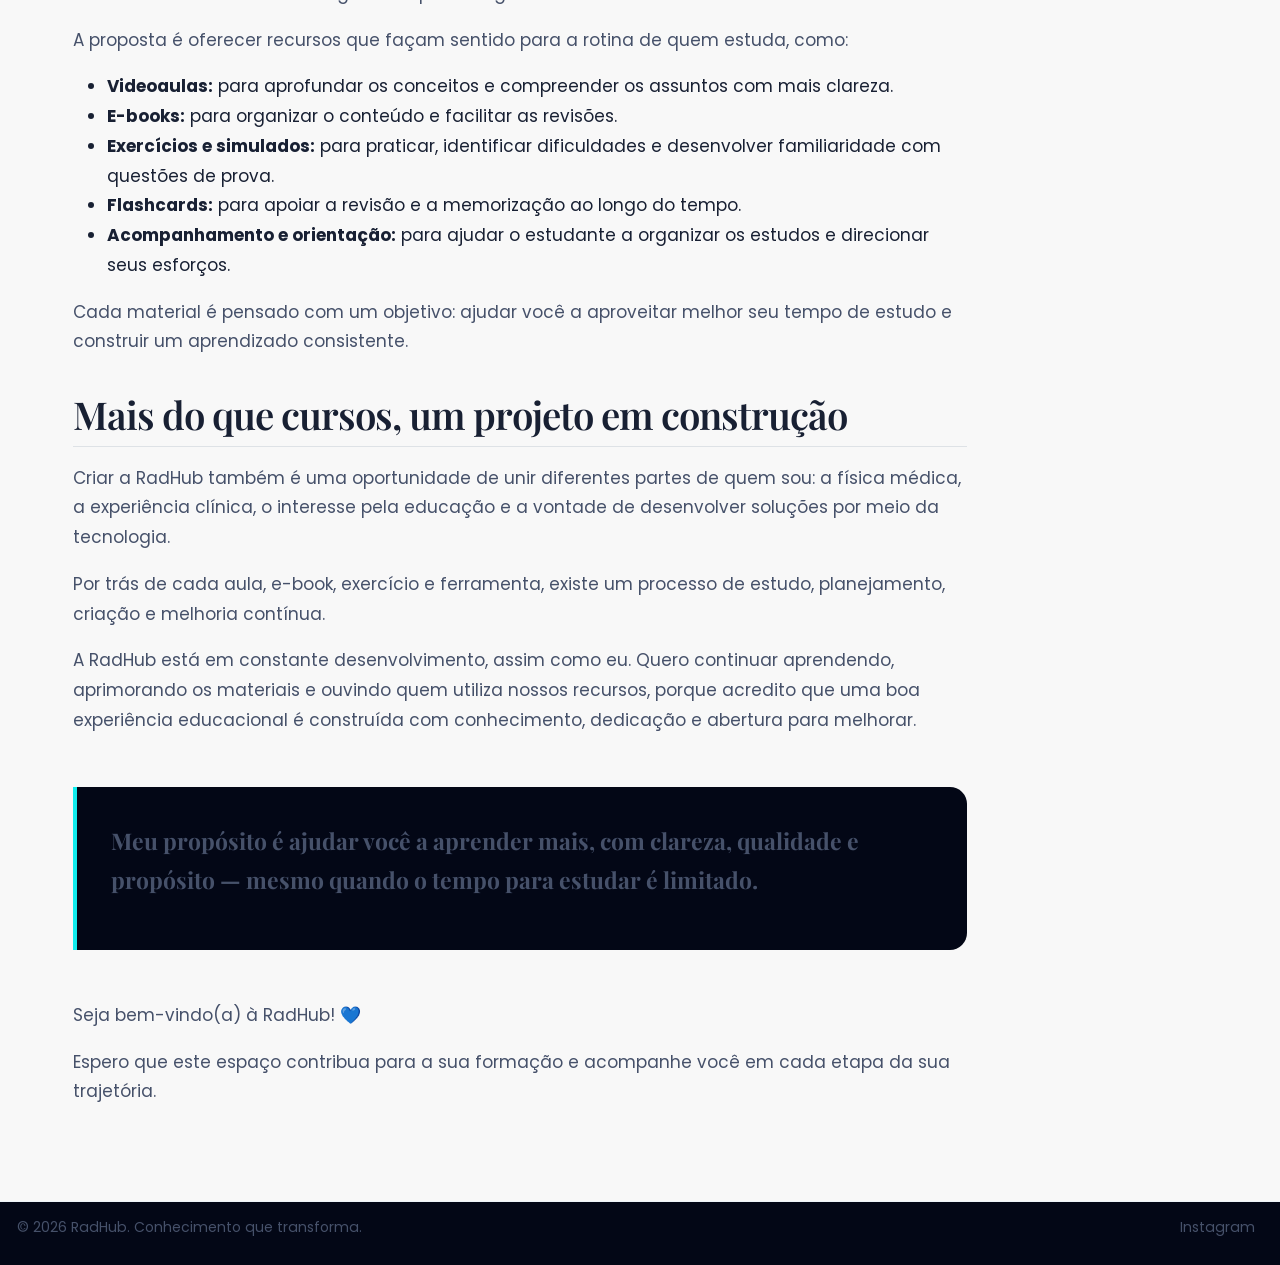
<file: docs/about.html>
<!DOCTYPE html>
<html xmlns="http://www.w3.org/1999/xhtml" lang="en" xml:lang="en"><head>

<meta charset="utf-8">
<meta name="generator" content="quarto-1.10.18">

<meta name="viewport" content="width=device-width, initial-scale=1.0, user-scalable=yes">

<meta name="description" content="Conheça minha trajetória na Física Médica, minha atuação em Radioterapia e a história por trás da RadHub.">

<title>Sobre mim – RadHub | Física Médica</title>
<style>
/* Default styles provided by pandoc.
** See https://pandoc.org/MANUAL.html#variables-for-html for config info.
*/
span.smallcaps{font-variant: small-caps;}
div.columns{display: flex; gap: 1.5em;}
div.column{flex: auto;}
@media screen {
div.columns{gap: min(4vw, 1.5em);}
div.column{overflow-x: auto;}
}
div.hanging-indent{margin-left: 1.5em; text-indent: -1.5em;}
ul.task-list{list-style: none;}
ul.task-list li input[type="checkbox"] {
  width: 0.8em;
  margin: 0 0.8em 0.2em -1em; /* quarto-specific, see https://github.com/quarto-dev/quarto-cli/issues/4556 */ 
  vertical-align: middle;
}
</style>


<script src="site_libs/quarto-nav/quarto-nav.js"></script>
<script src="site_libs/quarto-nav/headroom.min.js"></script>
<script src="site_libs/clipboard/clipboard.min.js"></script>
<script src="site_libs/quarto-search/autocomplete.umd.js"></script>
<script src="site_libs/quarto-search/fuse.min.js"></script>
<script src="site_libs/quarto-search/quarto-search.js"></script>
<meta name="quarto:offset" content="./">
<link href="./assets/radhub-icon.svg" rel="icon" type="image/svg+xml">
<script src="site_libs/quarto-html/quarto.js" type="module"></script>
<script src="site_libs/quarto-html/tabsets/tabsets.js" type="module"></script>
<script src="site_libs/quarto-html/popper.min.js"></script>
<script src="site_libs/quarto-html/tippy.umd.min.js"></script>
<script src="site_libs/quarto-html/anchor.min.js"></script>
<link href="site_libs/quarto-html/tippy.css" rel="stylesheet">
<link href="site_libs/quarto-html/quarto-syntax-highlighting-64a204ab8560d761af7679ceaba22944.css" rel="stylesheet" id="quarto-text-highlighting-styles">
<script src="site_libs/bootstrap/bootstrap.min.js"></script>
<link href="site_libs/bootstrap/bootstrap-icons.css" rel="stylesheet">
<link href="site_libs/bootstrap/bootstrap-55bc52ccc495ab6468df684b9661d73b.min.css" rel="stylesheet" append-hash="true" id="quarto-bootstrap" data-mode="light">
<script id="quarto-search-options" type="application/json">{
  "location": "navbar",
  "copy-button": false,
  "collapse-after": 3,
  "panel-placement": "end",
  "type": "overlay",
  "limit": 50,
  "keyboard-shortcut": [
    "f",
    "/",
    "s"
  ],
  "language": {
    "search-no-results-text": "No results",
    "search-matching-documents-text": "matching documents",
    "search-copy-link-title": "Copy link to search",
    "search-hide-matches-text": "Hide additional matches",
    "search-more-match-text": "more match in this document",
    "search-more-matches-text": "more matches in this document",
    "search-clear-button-title": "Clear",
    "search-text-placeholder": "",
    "search-detached-cancel-button-title": "Cancel",
    "search-submit-button-title": "Submit",
    "search-label": "Search"
  }
}</script>
<script async="" src="https://www.googletagmanager.com/gtag/js?id=G-DECF2SP13F"></script>

<script type="text/javascript">

window.dataLayer = window.dataLayer || [];
function gtag(){dataLayer.push(arguments);}
gtag('js', new Date());
gtag('config', 'G-DECF2SP13F', { 'anonymize_ip': true});
</script>
<style>html{ scroll-behavior: smooth; }</style>


<meta property="og:title" content="Sobre mim – RadHub | Física Médica">
<meta property="og:description" content="Conheça minha trajetória na Física Médica, minha atuação em Radioterapia e a história por trás da RadHub.">
<meta property="og:image" content="https://www.radhubcursos.com.br/assets/profile.png">
<meta property="og:site_name" content="RadHub | Física Médica">
<meta property="og:locale" content="pt_BR">
<meta property="og:image:alt" content="Retrato profissional da idealizadora da RadHub">
<meta property="og:image:height" content="1131">
<meta property="og:image:width" content="1028">
<meta name="twitter:title" content="Sobre mim – RadHub | Física Médica">
<meta name="twitter:description" content="Conheça minha trajetória na Física Médica, minha atuação em Radioterapia e a história por trás da RadHub.">
<meta name="twitter:image" content="https://www.radhubcursos.com.br/assets/profile.png">
<meta name="twitter:image:alt" content="Retrato profissional da idealizadora da RadHub">
<meta name="twitter:image-height" content="1131">
<meta name="twitter:image-width" content="1028">
<meta name="twitter:card" content="summary_large_image">
</head>

<body class="nav-fixed quarto-light">

<div id="quarto-search-results"></div>
  <header id="quarto-header" class="headroom fixed-top">
    <nav class="navbar navbar-expand-lg " data-bs-theme="dark">
      <div class="navbar-container container-fluid">
      <div class="navbar-brand-container mx-auto">
    <a href="./index.html" class="navbar-brand navbar-brand-logo">
    <img src="./assets/radhub-icon.svg" alt="Símbolo do RadHub" class="navbar-logo light-content">
    <img src="./assets/radhub-icon.svg" alt="Símbolo do RadHub" class="navbar-logo dark-content">
    </a>
    <a class="navbar-brand" href="./index.html">
    <span class="navbar-title">RadHub | Cursos</span>
    </a>
  </div>
            <div id="quarto-search" class="" title="Search"></div>
          <button class="navbar-toggler" type="button" data-bs-toggle="collapse" data-bs-target="#navbarCollapse" aria-controls="navbarCollapse" role="menu" aria-expanded="false" aria-label="Toggle navigation" onclick="if (window.quartoToggleHeadroom) { window.quartoToggleHeadroom(); }">
  <span class="navbar-toggler-icon"></span>
</button>
          <div class="collapse navbar-collapse" id="navbarCollapse">
            <ul class="navbar-nav navbar-nav-scroll me-auto">
  <li class="nav-item">
    <a class="nav-link" href="./index.html"> <i class="bi bi-house-heart-fill" role="img">
</i> 
<span class="menu-text">Home</span></a>
  </li>  
  <li class="nav-item">
    <a class="nav-link" href="./cursos/index.html"> <i class="bi bi-book-half" role="img">
</i> 
<span class="menu-text">Cursos</span></a>
  </li>  
  <li class="nav-item">
    <a class="nav-link" href="./blog/index.html"> <i class="bi bi-chat-left-heart-fill" role="img">
</i> 
<span class="menu-text">Blog</span></a>
  </li>  
</ul>
            <ul class="navbar-nav navbar-nav-scroll ms-auto">
  <li class="nav-item">
    <a class="nav-link" href="./sobre.html"> 
<span class="menu-text">Sobre o RadHub</span></a>
  </li>  
  <li class="nav-item">
    <a class="nav-link active" href="./about.html" aria-current="page"> 
<span class="menu-text">Sobre Mim</span></a>
  </li>  
  <li class="nav-item compact">
    <a class="nav-link" href="https://www.instagram.com/dalila.radhub/"> <i class="bi bi-instagram" role="img" aria-label="Instagram do RadHub">
</i> 
<span class="menu-text"></span></a>
  </li>  
</ul>
          </div> <!-- /navcollapse -->
            <div class="quarto-navbar-tools">
</div>
      </div> <!-- /container-fluid -->
    </nav>
</header>
<!-- content -->
<div id="quarto-content" class="quarto-container page-columns page-rows-contents page-layout-full page-navbar">
<!-- sidebar -->
<!-- margin-sidebar -->
    <div id="quarto-margin-sidebar" class="sidebar margin-sidebar">
        <nav id="TOC" role="doc-toc" class="toc-active">
    <h2 id="toc-title">On this page</h2>
   
  <ul>
  <li><a href="#minha-formação-e-trajetória" id="toc-minha-formação-e-trajetória" class="nav-link active" data-scroll-target="#minha-formação-e-trajetória">Minha formação e trajetória</a></li>
  <li><a href="#minhas-áreas-de-atuação" id="toc-minhas-áreas-de-atuação" class="nav-link" data-scroll-target="#minhas-áreas-de-atuação">Minhas áreas de atuação</a></li>
  <li><a href="#ciência-tecnologia-e-educação" id="toc-ciência-tecnologia-e-educação" class="nav-link" data-scroll-target="#ciência-tecnologia-e-educação">Ciência, tecnologia e educação</a></li>
  <li><a href="#como-nasceu-a-radhub" id="toc-como-nasceu-a-radhub" class="nav-link" data-scroll-target="#como-nasceu-a-radhub">Como nasceu a RadHub</a></li>
  <li><a href="#mais-do-que-cursos-um-projeto-em-construção" id="toc-mais-do-que-cursos-um-projeto-em-construção" class="nav-link" data-scroll-target="#mais-do-que-cursos-um-projeto-em-construção">Mais do que cursos, um projeto em construção</a></li>
  </ul>
</nav>
    </div>
<!-- main -->
<main class="content column-page-left" id="quarto-document-content">

<header id="title-block-header" class="quarto-title-block default">
<div class="quarto-title">
<h1 class="title">Sobre mim</h1>
</div>

<div>
  <div class="description">
    Conheça minha trajetória na Física Médica, minha atuação em Radioterapia e a história por trás da RadHub.
  </div>
</div>


<div class="quarto-title-meta column-page-left">

    
  
    
  </div>
  


</header>


<div class="about-hero">
<div class="about-photo">
<div class="quarto-figure quarto-figure-center">
<figure class="figure">
<p><img src="assets/profile.png" class="img-fluid figure-img" alt="Retrato profissional da idealizadora da RadHub"></p>
<figcaption>Foto de apresentação</figcaption>
</figure>
</div>
</div>
<section id="oi-que-bom-ter-você-por-aqui." class="level1 about-intro">
<h1>Oi! Que bom ter você por aqui.</h1>
<p>Me chamo Dalila Mendonça, sou física médica, com atuação em Radioterapia, Supervisão de Proteção Radiológica e desenvolvimento de soluções para a área da saúde.</p>
<p>Ao longo da minha trajetória, fui construindo uma relação entre ciência, tecnologia e educação. Acredito que o conhecimento precisa ser acessível, bem explicado e, principalmente, útil para quem deseja aprender, crescer profissionalmente e transformar a própria realidade.</p>
<p>Foi dessa combinação de experiências e interesses que nasceu a <strong>RadHub</strong>.</p>
</section>
</div>
<section id="minha-formação-e-trajetória" class="level2">
<h2 class="anchored" data-anchor-id="minha-formação-e-trajetória">Minha formação e trajetória</h2>
<p>Minha jornada começou na graduação em <strong>Física Médica pela Universidade Federal de Uberlândia (UFU)</strong>. Durante a formação, tive a oportunidade de desenvolver pesquisa em dosimetria de feixes de raios X utilizados em radiodiagnóstico, com aplicação de simulações pelo método de Monte Carlo.</p>
<p>Essa experiência contribuiu para aprofundar meu interesse pela Física aplicada à saúde e pela importância de compreender os fundamentos físicos por trás das tecnologias utilizadas na prática clínica.</p>
<p>Posteriormente, realizei aprimoramento em <strong>Radioterapia no Instituto Mineiro de Radio-Oncologia, em Belo Horizonte</strong>, dando início a uma trajetória profissional dedicada à Física Médica, à segurança dos tratamentos e à qualidade dos processos assistenciais.</p>
<p>Ao longo dos anos, tive experiências em diferentes serviços de saúde, ampliando minha visão sobre os desafios técnicos, operacionais e humanos envolvidos no cuidado ao paciente.</p>
</section>
<section id="minhas-áreas-de-atuação" class="level2">
<h2 class="anchored" data-anchor-id="minhas-áreas-de-atuação">Minhas áreas de atuação</h2>
<div class="about-areas">
<section id="física-da-radioterapia" class="level3 about-area">
<h3 class="anchored" data-anchor-id="física-da-radioterapia">Física da Radioterapia</h3>
<p>Atuação relacionada aos processos físicos envolvidos no tratamento radioterápico, à qualidade dos procedimentos e à segurança na utilização das tecnologias de tratamento.</p>
</section>
<section id="proteção-radiológica" class="level3 about-area">
<h3 class="anchored" data-anchor-id="proteção-radiológica">Proteção Radiológica</h3>
<p>Experiência em supervisão de proteção radiológica, com foco no cumprimento dos requisitos aplicáveis, na segurança ocupacional e no uso seguro das radiações ionizantes.</p>
</section>
<section id="física-médica-e-qualidade-assistencial" class="level3 about-area">
<h3 class="anchored" data-anchor-id="física-médica-e-qualidade-assistencial">Física Médica e qualidade assistencial</h3>
<p>Participação na supervisão de equipes e em processos de trabalho que exigem organização, rastreabilidade, padronização e atenção aos detalhes.</p>
</section>
<section id="educação-em-física-médica" class="level3 about-area">
<h3 class="anchored" data-anchor-id="educação-em-física-médica">Educação em Física Médica</h3>
<p>Produção de materiais didáticos, preparação para provas de residência e certificações profissionais, organização de conteúdos e desenvolvimento de estratégias para tornar o aprendizado mais eficiente.</p>
</section>
<section id="tecnologia-e-desenvolvimento-de-software" class="level3 about-area">
<h3 class="anchored" data-anchor-id="tecnologia-e-desenvolvimento-de-software">Tecnologia e desenvolvimento de software</h3>
<p>Interesse em programação, engenharia de software e desenvolvimento de ferramentas que possam simplificar rotinas, organizar informações e ampliar o acesso a soluções úteis na saúde e na educação.</p>
</section>
</div>
</section>
<section id="ciência-tecnologia-e-educação" class="level2">
<h2 class="anchored" data-anchor-id="ciência-tecnologia-e-educação">Ciência, tecnologia e educação</h2>
<p>Minha experiência profissional me mostrou que o conhecimento técnico é indispensável, mas a maneira como ele é organizado, explicado e aplicado também faz muita diferença.</p>
<p>Por isso, além da atuação em Física Médica, venho desenvolvendo meus conhecimentos em programação e engenharia de software. Quero explorar como a tecnologia pode ajudar a resolver problemas reais, tornar processos mais eficientes e criar ferramentas que facilitem o trabalho dos profissionais da saúde.</p>
<p>Esse interesse também influencia a forma como penso meus materiais educacionais: busco combinar rigor técnico, explicações didáticas, exercícios, revisões e diferentes estratégias de aprendizagem.</p>
</section>
<section id="como-nasceu-a-radhub" class="level2">
<h2 class="anchored" data-anchor-id="como-nasceu-a-radhub">Como nasceu a RadHub</h2>
<p>A <strong>RadHub nasceu da vontade de levar o conhecimento a mais pessoas</strong>.</p>
<p>Durante minha trajetória, percebi que estudantes de Física Médica precisam conciliar muitas demandas: disciplinas da graduação, preparação para provas de residência, estágios e construção de uma base teórica sólida. Para quem já está no mercado de trabalho, ainda existem os desafios de atualização profissional e preparação para certificações.</p>
<p>Estudar tudo isso exige tempo, organização e materiais que realmente ajudem a compreender o conteúdo.</p>
<p>Foi pensando nessa realidade que comecei a desenvolver a RadHub: um projeto educacional voltado a estudantes e profissionais de Física Médica, com materiais que buscam unir qualidade técnica, clareza e diferentes metodologias de aprendizagem.</p>
<p>A proposta é oferecer recursos que façam sentido para a rotina de quem estuda, como:</p>
<ul>
<li><strong>Videoaulas:</strong> para aprofundar os conceitos e compreender os assuntos com mais clareza.</li>
<li><strong>E-books:</strong> para organizar o conteúdo e facilitar as revisões.</li>
<li><strong>Exercícios e simulados:</strong> para praticar, identificar dificuldades e desenvolver familiaridade com questões de prova.</li>
<li><strong>Flashcards:</strong> para apoiar a revisão e a memorização ao longo do tempo.</li>
<li><strong>Acompanhamento e orientação:</strong> para ajudar o estudante a organizar os estudos e direcionar seus esforços.</li>
</ul>
<p>Cada material é pensado com um objetivo: ajudar você a aproveitar melhor seu tempo de estudo e construir um aprendizado consistente.</p>
</section>
<section id="mais-do-que-cursos-um-projeto-em-construção" class="level2">
<h2 class="anchored" data-anchor-id="mais-do-que-cursos-um-projeto-em-construção">Mais do que cursos, um projeto em construção</h2>
<p>Criar a RadHub também é uma oportunidade de unir diferentes partes de quem sou: a física médica, a experiência clínica, o interesse pela educação e a vontade de desenvolver soluções por meio da tecnologia.</p>
<p>Por trás de cada aula, e-book, exercício e ferramenta, existe um processo de estudo, planejamento, criação e melhoria contínua.</p>
<p>A RadHub está em constante desenvolvimento, assim como eu. Quero continuar aprendendo, aprimorando os materiais e ouvindo quem utiliza nossos recursos, porque acredito que uma boa experiência educacional é construída com conhecimento, dedicação e abertura para melhorar.</p>
<div class="about-quote">
<p><strong>Meu propósito é ajudar você a aprender mais, com clareza, qualidade e propósito — mesmo quando o tempo para estudar é limitado.</strong></p>
</div>
<p>Seja bem-vindo(a) à RadHub! 💙</p>
<p>Espero que este espaço contribua para a sua formação e acompanhe você em cada etapa da sua trajetória.</p>


</section>

<a onclick="window.scrollTo(0, 0); return false;" role="button" id="quarto-back-to-top"><i class="bi bi-arrow-up"></i> Back to top</a></main> <!-- /main -->
<script id="quarto-html-after-body" type="application/javascript">
  window.document.addEventListener("DOMContentLoaded", function (event) {
    const icon = "";
    const anchorJS = new window.AnchorJS();
    anchorJS.options = {
      placement: 'right',
      icon: icon
    };
    anchorJS.add('.anchored');
    const isCodeAnnotation = (el) => {
      for (const clz of el.classList) {
        if (clz.startsWith('code-annotation-')) {                     
          return true;
        }
      }
      return false;
    }
    const onCopySuccess = function(e) {
      // button target
      const button = e.trigger;
      // don't keep focus
      button.blur();
      // flash "checked"
      button.classList.add('code-copy-button-checked');
      var currentTitle = button.getAttribute("title");
      button.setAttribute("title", "Copied!");
      let tooltip;
      if (window.bootstrap) {
        button.setAttribute("data-bs-toggle", "tooltip");
        button.setAttribute("data-bs-placement", "left");
        button.setAttribute("data-bs-title", "Copied!");
        tooltip = new bootstrap.Tooltip(button, 
          { trigger: "manual", 
            customClass: "code-copy-button-tooltip",
            offset: [0, -8]});
        tooltip.show();    
      }
      setTimeout(function() {
        if (tooltip) {
          tooltip.hide();
          button.removeAttribute("data-bs-title");
          button.removeAttribute("data-bs-toggle");
          button.removeAttribute("data-bs-placement");
        }
        button.setAttribute("title", currentTitle);
        button.classList.remove('code-copy-button-checked');
      }, 1000);
      // clear code selection
      e.clearSelection();
    }
    const getTextToCopy = function(trigger) {
      const outerScaffold = trigger.parentElement.cloneNode(true);
      const codeEl = outerScaffold.querySelector('code');
      for (const childEl of codeEl.children) {
        if (isCodeAnnotation(childEl)) {
          childEl.remove();
        }
      }
      return codeEl.innerText;
    }
    const clipboard = new window.ClipboardJS('.code-copy-button:not([data-in-quarto-modal])', {
      text: getTextToCopy
    });
    clipboard.on('success', onCopySuccess);
    if (window.document.getElementById('quarto-embedded-source-code-modal')) {
      const clipboardModal = new window.ClipboardJS('.code-copy-button[data-in-quarto-modal]', {
        text: getTextToCopy,
        container: window.document.getElementById('quarto-embedded-source-code-modal')
      });
      clipboardModal.on('success', onCopySuccess);
    }
      var localhostRegex = new RegExp(/^(?:http|https):\/\/localhost\:?[0-9]*\//);
      var mailtoRegex = new RegExp(/^mailto:/);
        var filterRegex = new RegExp("https:\/\/www\.radhubcursos\.com\.br");
      var isInternal = (href) => {
          return filterRegex.test(href) || localhostRegex.test(href) || mailtoRegex.test(href);
      }
      // Inspect non-navigation links and adorn them if external
     var links = window.document.querySelectorAll('a[href]:not(.nav-link):not(.navbar-brand):not(.toc-action):not(.sidebar-link):not(.sidebar-item-toggle):not(.pagination-link):not(.no-external):not([aria-hidden]):not(.dropdown-item):not(.quarto-navigation-tool):not(.about-link)');
      for (var i=0; i<links.length; i++) {
        const link = links[i];
        if (!isInternal(link.href)) {
          // undo the damage that might have been done by quarto-nav.js in the case of
          // links that we want to consider external
          if (link.dataset.originalHref !== undefined) {
            link.href = link.dataset.originalHref;
          }
            // target, if specified
            link.setAttribute("target", "_blank");
            if (link.getAttribute("rel") === null) {
              link.setAttribute("rel", "noopener");
            }
        }
      }
    function tippyHover(el, contentFn, onTriggerFn, onUntriggerFn) {
      const config = {
        allowHTML: true,
        maxWidth: 500,
        delay: 100,
        arrow: false,
        appendTo: function(el) {
            return el.parentElement;
        },
        interactive: true,
        interactiveBorder: 10,
        theme: 'quarto',
        placement: 'bottom-start',
      };
      if (contentFn) {
        config.content = contentFn;
      }
      if (onTriggerFn) {
        config.onTrigger = onTriggerFn;
      }
      if (onUntriggerFn) {
        config.onUntrigger = onUntriggerFn;
      }
      window.tippy(el, config); 
    }
    const noterefs = window.document.querySelectorAll('a[role="doc-noteref"]');
    for (var i=0; i<noterefs.length; i++) {
      const ref = noterefs[i];
      tippyHover(ref, function() {
        // use id or data attribute instead here
        let href = ref.getAttribute('data-footnote-href') || ref.getAttribute('href');
        try { href = new URL(href).hash; } catch {}
        const id = href.replace(/^#\/?/, "");
        const note = window.document.getElementById(id);
        if (note) {
          return note.innerHTML;
        } else {
          return "";
        }
      });
    }
    const xrefs = window.document.querySelectorAll('a.quarto-xref');
    const processXRef = (id, note) => {
      // Strip column container classes
      const stripColumnClz = (el) => {
        el.classList.remove("page-full", "page-columns");
        if (el.children) {
          for (const child of el.children) {
            stripColumnClz(child);
          }
        }
      }
      stripColumnClz(note)
      if (id === null || id.startsWith('sec-')) {
        // Special case sections, only their first couple elements
        const container = document.createElement("div");
        if (note.children && note.children.length > 2) {
          container.appendChild(note.children[0].cloneNode(true));
          for (let i = 1; i < note.children.length; i++) {
            const child = note.children[i];
            if (child.tagName === "P" && child.innerText === "") {
              continue;
            } else {
              container.appendChild(child.cloneNode(true));
              break;
            }
          }
          if (window.Quarto?.typesetMath) {
            window.Quarto.typesetMath(container);
          }
          return container.innerHTML
        } else {
          if (window.Quarto?.typesetMath) {
            window.Quarto.typesetMath(note);
          }
          return note.innerHTML;
        }
      } else {
        // Remove any anchor links if they are present
        const anchorLink = note.querySelector('a.anchorjs-link');
        if (anchorLink) {
          anchorLink.remove();
        }
        if (window.Quarto?.typesetMath) {
          window.Quarto.typesetMath(note);
        }
        if (note.classList.contains("callout")) {
          return note.outerHTML;
        } else {
          return note.innerHTML;
        }
      }
    }
    for (var i=0; i<xrefs.length; i++) {
      const xref = xrefs[i];
      tippyHover(xref, undefined, function(instance) {
        instance.disable();
        let url = xref.getAttribute('href');
        let hash = undefined; 
        if (url.startsWith('#')) {
          hash = url;
        } else {
          try { hash = new URL(url).hash; } catch {}
        }
        if (hash) {
          const id = hash.replace(/^#\/?/, "");
          const note = window.document.getElementById(id);
          if (note !== null) {
            try {
              const html = processXRef(id, note.cloneNode(true));
              instance.setContent(html);
            } finally {
              instance.enable();
              instance.show();
            }
          } else {
            // See if we can fetch this
            fetch(url.split('#')[0])
            .then(res => res.text())
            .then(html => {
              const parser = new DOMParser();
              const htmlDoc = parser.parseFromString(html, "text/html");
              const note = htmlDoc.getElementById(id);
              if (note !== null) {
                const html = processXRef(id, note);
                instance.setContent(html);
              } 
            }).finally(() => {
              instance.enable();
              instance.show();
            });
          }
        } else {
          // See if we can fetch a full url (with no hash to target)
          // This is a special case and we should probably do some content thinning / targeting
          fetch(url)
          .then(res => res.text())
          .then(html => {
            const parser = new DOMParser();
            const htmlDoc = parser.parseFromString(html, "text/html");
            const note = htmlDoc.querySelector('main.content');
            if (note !== null) {
              // This should only happen for chapter cross references
              // (since there is no id in the URL)
              // remove the first header
              if (note.children.length > 0 && note.children[0].tagName === "HEADER") {
                note.children[0].remove();
              }
              const html = processXRef(null, note);
              instance.setContent(html);
            } 
          }).finally(() => {
            instance.enable();
            instance.show();
          });
        }
      }, function(instance) {
      });
    }
        let selectedAnnoteEl;
        const selectorForAnnotation = ( cell, annotation) => {
          let cellAttr = 'data-code-cell="' + cell + '"';
          let lineAttr = 'data-code-annotation="' +  annotation + '"';
          const selector = 'span[' + cellAttr + '][' + lineAttr + ']';
          return selector;
        }
        const selectCodeLines = (annoteEl) => {
          const doc = window.document;
          const targetCell = annoteEl.getAttribute("data-target-cell");
          const targetAnnotation = annoteEl.getAttribute("data-target-annotation");
          const annoteSpan = window.document.querySelector(selectorForAnnotation(targetCell, targetAnnotation));
          const lines = annoteSpan.getAttribute("data-code-lines").split(",");
          const lineIds = lines.map((line) => {
            return targetCell + "-" + line;
          })
          let top = null;
          let height = null;
          let parent = null;
          if (lineIds.length > 0) {
              //compute the position of the single el (top and bottom and make a div)
              const el = window.document.getElementById(lineIds[0]);
              top = el.offsetTop;
              height = el.offsetHeight;
              parent = el.parentElement.parentElement;
            if (lineIds.length > 1) {
              const lastEl = window.document.getElementById(lineIds[lineIds.length - 1]);
              const bottom = lastEl.offsetTop + lastEl.offsetHeight;
              height = bottom - top;
            }
            if (top !== null && height !== null && parent !== null) {
              // cook up a div (if necessary) and position it 
              let div = window.document.getElementById("code-annotation-line-highlight");
              if (div === null) {
                div = window.document.createElement("div");
                div.setAttribute("id", "code-annotation-line-highlight");
                div.style.position = 'absolute';
                parent.appendChild(div);
              }
              div.style.top = top - 2 + "px";
              div.style.height = height + 4 + "px";
              div.style.left = 0;
              let gutterDiv = window.document.getElementById("code-annotation-line-highlight-gutter");
              if (gutterDiv === null) {
                gutterDiv = window.document.createElement("div");
                gutterDiv.setAttribute("id", "code-annotation-line-highlight-gutter");
                gutterDiv.style.position = 'absolute';
                const codeCell = window.document.getElementById(targetCell);
                const gutter = codeCell.querySelector('.code-annotation-gutter');
                gutter.appendChild(gutterDiv);
              }
              gutterDiv.style.top = top - 2 + "px";
              gutterDiv.style.height = height + 4 + "px";
            }
            selectedAnnoteEl = annoteEl;
          }
        };
        const unselectCodeLines = () => {
          const elementsIds = ["code-annotation-line-highlight", "code-annotation-line-highlight-gutter"];
          elementsIds.forEach((elId) => {
            const div = window.document.getElementById(elId);
            if (div) {
              div.remove();
            }
          });
          selectedAnnoteEl = undefined;
        };
          // Handle positioning of the toggle
      window.addEventListener(
        "resize",
        throttle(() => {
          elRect = undefined;
          if (selectedAnnoteEl) {
            selectCodeLines(selectedAnnoteEl);
          }
        }, 10)
      );
      function throttle(fn, ms) {
      let throttle = false;
      let timer;
        return (...args) => {
          if(!throttle) { // first call gets through
              fn.apply(this, args);
              throttle = true;
          } else { // all the others get throttled
              if(timer) clearTimeout(timer); // cancel #2
              timer = setTimeout(() => {
                fn.apply(this, args);
                timer = throttle = false;
              }, ms);
          }
        };
      }
        // Attach click handler to the DT
        const annoteDls = window.document.querySelectorAll('dt[data-target-cell]');
        for (const annoteDlNode of annoteDls) {
          annoteDlNode.addEventListener('click', (event) => {
            const clickedEl = event.target;
            if (clickedEl !== selectedAnnoteEl) {
              unselectCodeLines();
              const activeEl = window.document.querySelector('dt[data-target-cell].code-annotation-active');
              if (activeEl) {
                activeEl.classList.remove('code-annotation-active');
              }
              selectCodeLines(clickedEl);
              clickedEl.classList.add('code-annotation-active');
            } else {
              // Unselect the line
              unselectCodeLines();
              clickedEl.classList.remove('code-annotation-active');
            }
          });
        }
    const findCites = (el) => {
      const parentEl = el.parentElement;
      if (parentEl) {
        const cites = parentEl.dataset.cites;
        if (cites) {
          return {
            el,
            cites: cites.split(' ')
          };
        } else {
          return findCites(el.parentElement)
        }
      } else {
        return undefined;
      }
    };
    var bibliorefs = window.document.querySelectorAll('a[role="doc-biblioref"]');
    for (var i=0; i<bibliorefs.length; i++) {
      const ref = bibliorefs[i];
      const citeInfo = findCites(ref);
      if (citeInfo) {
        tippyHover(citeInfo.el, function() {
          var popup = window.document.createElement('div');
          citeInfo.cites.forEach(function(cite) {
            var citeDiv = window.document.createElement('div');
            citeDiv.classList.add('hanging-indent');
            citeDiv.classList.add('csl-entry');
            var biblioDiv = window.document.getElementById('ref-' + cite);
            if (biblioDiv) {
              citeDiv.innerHTML = biblioDiv.innerHTML;
            }
            popup.appendChild(citeDiv);
          });
          return popup.innerHTML;
        });
      }
    }
  });
  </script>
</div> <!-- /content -->
<footer class="footer">
  <div class="nav-footer">
    <div class="nav-footer-left">
<p>© 2026 RadHub. Conhecimento que transforma.</p>
</div>   
    <div class="nav-footer-center">
      &nbsp;
    </div>
    <div class="nav-footer-right">
      <ul class="footer-items list-unstyled">
    <li class="nav-item">
    <a class="nav-link" href="https://www.instagram.com/dalila.radhub/">
<p>Instagram</p>
</a>
  </li>  
</ul>
    </div>
  </div>
</footer>




<script src="site_libs/quarto-html/zenscroll-min.js"></script>
</body></html>
</file>
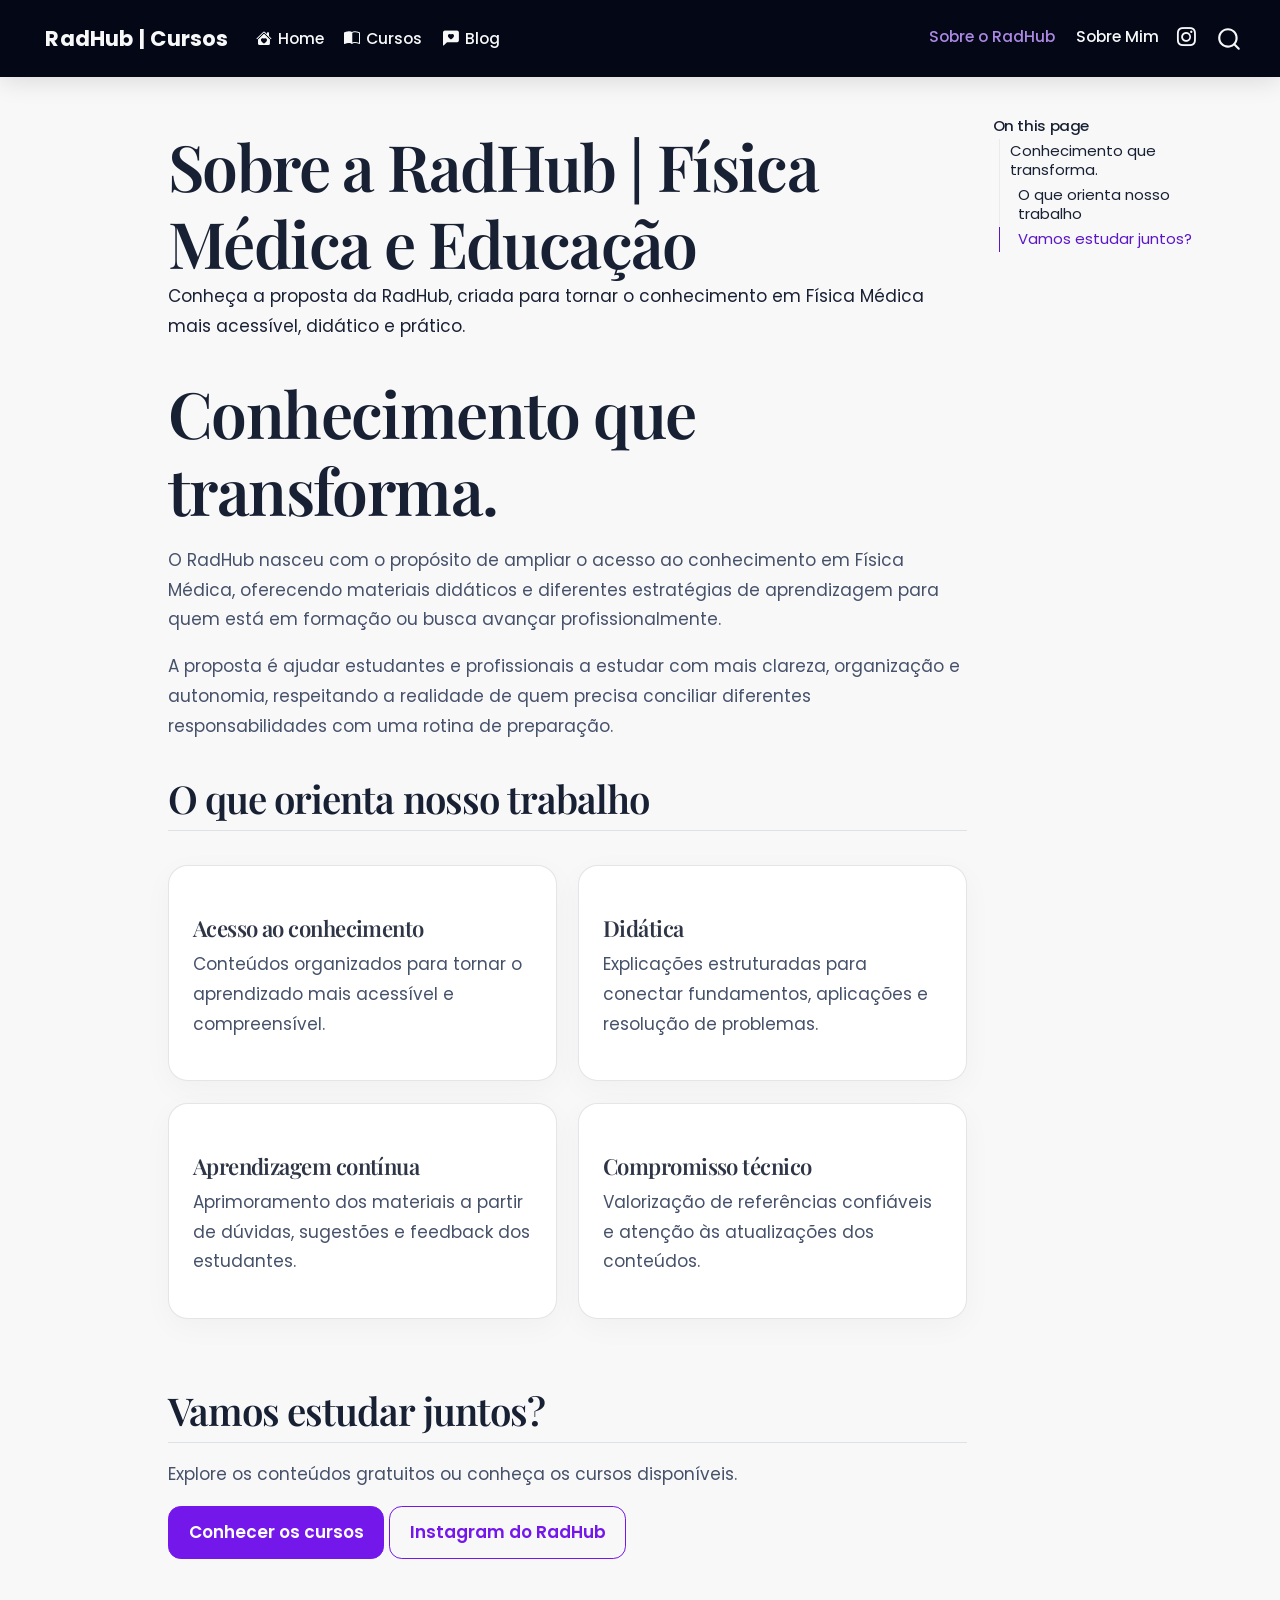
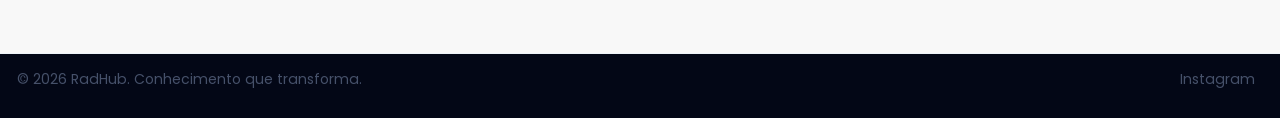
<file: docs/sobre.html>
<!DOCTYPE html>
<html xmlns="http://www.w3.org/1999/xhtml" lang="en" xml:lang="en"><head>

<meta charset="utf-8">
<meta name="generator" content="quarto-1.10.18">

<meta name="viewport" content="width=device-width, initial-scale=1.0, user-scalable=yes">

<meta name="description" content="Conheça a proposta da RadHub, criada para tornar o conhecimento em Física Médica mais acessível, didático e prático.">

<title>Sobre a RadHub | Física Médica e Educação – RadHub | Física Médica</title>
<style>
/* Default styles provided by pandoc.
** See https://pandoc.org/MANUAL.html#variables-for-html for config info.
*/
span.smallcaps{font-variant: small-caps;}
div.columns{display: flex; gap: 1.5em;}
div.column{flex: auto;}
@media screen {
div.columns{gap: min(4vw, 1.5em);}
div.column{overflow-x: auto;}
}
div.hanging-indent{margin-left: 1.5em; text-indent: -1.5em;}
ul.task-list{list-style: none;}
ul.task-list li input[type="checkbox"] {
  width: 0.8em;
  margin: 0 0.8em 0.2em -1em; /* quarto-specific, see https://github.com/quarto-dev/quarto-cli/issues/4556 */ 
  vertical-align: middle;
}
</style>


<script src="site_libs/quarto-nav/quarto-nav.js"></script>
<script src="site_libs/quarto-nav/headroom.min.js"></script>
<script src="site_libs/clipboard/clipboard.min.js"></script>
<script src="site_libs/quarto-search/autocomplete.umd.js"></script>
<script src="site_libs/quarto-search/fuse.min.js"></script>
<script src="site_libs/quarto-search/quarto-search.js"></script>
<meta name="quarto:offset" content="./">
<link href="./assets/radhub-icon.svg" rel="icon" type="image/svg+xml">
<script src="site_libs/quarto-html/quarto.js" type="module"></script>
<script src="site_libs/quarto-html/tabsets/tabsets.js" type="module"></script>
<script src="site_libs/quarto-html/popper.min.js"></script>
<script src="site_libs/quarto-html/tippy.umd.min.js"></script>
<script src="site_libs/quarto-html/anchor.min.js"></script>
<link href="site_libs/quarto-html/tippy.css" rel="stylesheet">
<link href="site_libs/quarto-html/quarto-syntax-highlighting-64a204ab8560d761af7679ceaba22944.css" rel="stylesheet" id="quarto-text-highlighting-styles">
<script src="site_libs/bootstrap/bootstrap.min.js"></script>
<link href="site_libs/bootstrap/bootstrap-icons.css" rel="stylesheet">
<link href="site_libs/bootstrap/bootstrap-55bc52ccc495ab6468df684b9661d73b.min.css" rel="stylesheet" append-hash="true" id="quarto-bootstrap" data-mode="light">
<script id="quarto-search-options" type="application/json">{
  "location": "navbar",
  "copy-button": false,
  "collapse-after": 3,
  "panel-placement": "end",
  "type": "overlay",
  "limit": 50,
  "keyboard-shortcut": [
    "f",
    "/",
    "s"
  ],
  "language": {
    "search-no-results-text": "No results",
    "search-matching-documents-text": "matching documents",
    "search-copy-link-title": "Copy link to search",
    "search-hide-matches-text": "Hide additional matches",
    "search-more-match-text": "more match in this document",
    "search-more-matches-text": "more matches in this document",
    "search-clear-button-title": "Clear",
    "search-text-placeholder": "",
    "search-detached-cancel-button-title": "Cancel",
    "search-submit-button-title": "Submit",
    "search-label": "Search"
  }
}</script>
<script async="" src="https://www.googletagmanager.com/gtag/js?id=G-DECF2SP13F"></script>

<script type="text/javascript">

window.dataLayer = window.dataLayer || [];
function gtag(){dataLayer.push(arguments);}
gtag('js', new Date());
gtag('config', 'G-DECF2SP13F', { 'anonymize_ip': true});
</script>
<style>html{ scroll-behavior: smooth; }</style>


<meta property="og:title" content="Sobre a RadHub | Física Médica e Educação – RadHub | Física Médica">
<meta property="og:description" content="Conheça a proposta da RadHub, criada para tornar o conhecimento em Física Médica mais acessível, didático e prático.">
<meta property="og:image" content="https://www.radhubcursos.com.br/assets/radhub-social.png">
<meta property="og:site_name" content="RadHub | Física Médica">
<meta property="og:locale" content="pt_BR">
<meta property="og:image:alt" content="RadHub — educação em Física Médica">
<meta property="og:image:height" content="941">
<meta property="og:image:width" content="1672">
<meta name="twitter:title" content="Sobre a RadHub | Física Médica e Educação – RadHub | Física Médica">
<meta name="twitter:description" content="Conheça a proposta da RadHub, criada para tornar o conhecimento em Física Médica mais acessível, didático e prático.">
<meta name="twitter:image" content="https://www.radhubcursos.com.br/assets/radhub-social.png">
<meta name="twitter:image:alt" content="RadHub — educação em Física Médica">
<meta name="twitter:image-height" content="941">
<meta name="twitter:image-width" content="1672">
<meta name="twitter:card" content="summary_large_image">
</head>

<body class="nav-fixed quarto-light">

<div id="quarto-search-results"></div>
  <header id="quarto-header" class="headroom fixed-top">
    <nav class="navbar navbar-expand-lg " data-bs-theme="dark">
      <div class="navbar-container container-fluid">
      <div class="navbar-brand-container mx-auto">
    <a href="./index.html" class="navbar-brand navbar-brand-logo">
    <img src="./assets/radhub-icon.svg" alt="Símbolo do RadHub" class="navbar-logo light-content">
    <img src="./assets/radhub-icon.svg" alt="Símbolo do RadHub" class="navbar-logo dark-content">
    </a>
    <a class="navbar-brand" href="./index.html">
    <span class="navbar-title">RadHub | Cursos</span>
    </a>
  </div>
            <div id="quarto-search" class="" title="Search"></div>
          <button class="navbar-toggler" type="button" data-bs-toggle="collapse" data-bs-target="#navbarCollapse" aria-controls="navbarCollapse" role="menu" aria-expanded="false" aria-label="Toggle navigation" onclick="if (window.quartoToggleHeadroom) { window.quartoToggleHeadroom(); }">
  <span class="navbar-toggler-icon"></span>
</button>
          <div class="collapse navbar-collapse" id="navbarCollapse">
            <ul class="navbar-nav navbar-nav-scroll me-auto">
  <li class="nav-item">
    <a class="nav-link" href="./index.html"> <i class="bi bi-house-heart-fill" role="img">
</i> 
<span class="menu-text">Home</span></a>
  </li>  
  <li class="nav-item">
    <a class="nav-link" href="./cursos/index.html"> <i class="bi bi-book-half" role="img">
</i> 
<span class="menu-text">Cursos</span></a>
  </li>  
  <li class="nav-item">
    <a class="nav-link" href="./blog/index.html"> <i class="bi bi-chat-left-heart-fill" role="img">
</i> 
<span class="menu-text">Blog</span></a>
  </li>  
</ul>
            <ul class="navbar-nav navbar-nav-scroll ms-auto">
  <li class="nav-item">
    <a class="nav-link active" href="./sobre.html" aria-current="page"> 
<span class="menu-text">Sobre o RadHub</span></a>
  </li>  
  <li class="nav-item">
    <a class="nav-link" href="./about.html"> 
<span class="menu-text">Sobre Mim</span></a>
  </li>  
  <li class="nav-item compact">
    <a class="nav-link" href="https://www.instagram.com/dalila.radhub/"> <i class="bi bi-instagram" role="img" aria-label="Instagram do RadHub">
</i> 
<span class="menu-text"></span></a>
  </li>  
</ul>
          </div> <!-- /navcollapse -->
            <div class="quarto-navbar-tools">
</div>
      </div> <!-- /container-fluid -->
    </nav>
</header>
<!-- content -->
<div id="quarto-content" class="quarto-container page-columns page-rows-contents page-layout-article page-navbar">
<!-- sidebar -->
<!-- margin-sidebar -->
    <div id="quarto-margin-sidebar" class="sidebar margin-sidebar">
        <nav id="TOC" role="doc-toc" class="toc-active">
    <h2 id="toc-title">On this page</h2>
   
  <ul>
  <li><a href="#conhecimento-que-transforma." id="toc-conhecimento-que-transforma." class="nav-link active" data-scroll-target="#conhecimento-que-transforma.">Conhecimento que transforma.</a>
  <ul class="collapse">
  <li><a href="#o-que-orienta-nosso-trabalho" id="toc-o-que-orienta-nosso-trabalho" class="nav-link" data-scroll-target="#o-que-orienta-nosso-trabalho">O que orienta nosso trabalho</a></li>
  <li><a href="#vamos-estudar-juntos" id="toc-vamos-estudar-juntos" class="nav-link" data-scroll-target="#vamos-estudar-juntos">Vamos estudar juntos?</a></li>
  </ul></li>
  </ul>
</nav>
    </div>
<!-- main -->
<main class="content" id="quarto-document-content">

<header id="title-block-header" class="quarto-title-block default">
<div class="quarto-title">
<h1 class="title">Sobre a RadHub | Física Médica e Educação</h1>
</div>

<div>
  <div class="description">
    Conheça a proposta da RadHub, criada para tornar o conhecimento em Física Médica mais acessível, didático e prático.
  </div>
</div>


<div class="quarto-title-meta">

    
  
    
  </div>
  


</header>


<section id="conhecimento-que-transforma." class="level1">
<h1>Conhecimento que transforma.</h1>
<p>O RadHub nasceu com o propósito de ampliar o acesso ao conhecimento em Física Médica, oferecendo materiais didáticos e diferentes estratégias de aprendizagem para quem está em formação ou busca avançar profissionalmente.</p>
<p>A proposta é ajudar estudantes e profissionais a estudar com mais clareza, organização e autonomia, respeitando a realidade de quem precisa conciliar diferentes responsabilidades com uma rotina de preparação.</p>
<section id="o-que-orienta-nosso-trabalho" class="level2">
<h2 class="anchored" data-anchor-id="o-que-orienta-nosso-trabalho">O que orienta nosso trabalho</h2>
<div class="value-grid">
<section id="acesso-ao-conhecimento" class="level3 value-card">
<h3 class="anchored" data-anchor-id="acesso-ao-conhecimento">Acesso ao conhecimento</h3>
<p>Conteúdos organizados para tornar o aprendizado mais acessível e compreensível.</p>
</section>
<section id="didática" class="level3 value-card">
<h3 class="anchored" data-anchor-id="didática">Didática</h3>
<p>Explicações estruturadas para conectar fundamentos, aplicações e resolução de problemas.</p>
</section>
<section id="aprendizagem-contínua" class="level3 value-card">
<h3 class="anchored" data-anchor-id="aprendizagem-contínua">Aprendizagem contínua</h3>
<p>Aprimoramento dos materiais a partir de dúvidas, sugestões e feedback dos estudantes.</p>
</section>
<section id="compromisso-técnico" class="level3 value-card">
<h3 class="anchored" data-anchor-id="compromisso-técnico">Compromisso técnico</h3>
<p>Valorização de referências confiáveis e atenção às atualizações dos conteúdos.</p>
</section>
</div>
</section>
<section id="vamos-estudar-juntos" class="level2">
<h2 class="anchored" data-anchor-id="vamos-estudar-juntos">Vamos estudar juntos?</h2>
<p>Explore os conteúdos gratuitos ou conheça os cursos disponíveis.</p>
<p><a href="./cursos/index.html" class="btn btn-primary">Conhecer os cursos</a> <a href="https://www.instagram.com/dalila.radhub/" class="btn btn-outline-primary">Instagram do RadHub</a></p>


</section>
</section>

<a onclick="window.scrollTo(0, 0); return false;" role="button" id="quarto-back-to-top"><i class="bi bi-arrow-up"></i> Back to top</a></main> <!-- /main -->
<script id="quarto-html-after-body" type="application/javascript">
  window.document.addEventListener("DOMContentLoaded", function (event) {
    const icon = "";
    const anchorJS = new window.AnchorJS();
    anchorJS.options = {
      placement: 'right',
      icon: icon
    };
    anchorJS.add('.anchored');
    const isCodeAnnotation = (el) => {
      for (const clz of el.classList) {
        if (clz.startsWith('code-annotation-')) {                     
          return true;
        }
      }
      return false;
    }
    const onCopySuccess = function(e) {
      // button target
      const button = e.trigger;
      // don't keep focus
      button.blur();
      // flash "checked"
      button.classList.add('code-copy-button-checked');
      var currentTitle = button.getAttribute("title");
      button.setAttribute("title", "Copied!");
      let tooltip;
      if (window.bootstrap) {
        button.setAttribute("data-bs-toggle", "tooltip");
        button.setAttribute("data-bs-placement", "left");
        button.setAttribute("data-bs-title", "Copied!");
        tooltip = new bootstrap.Tooltip(button, 
          { trigger: "manual", 
            customClass: "code-copy-button-tooltip",
            offset: [0, -8]});
        tooltip.show();    
      }
      setTimeout(function() {
        if (tooltip) {
          tooltip.hide();
          button.removeAttribute("data-bs-title");
          button.removeAttribute("data-bs-toggle");
          button.removeAttribute("data-bs-placement");
        }
        button.setAttribute("title", currentTitle);
        button.classList.remove('code-copy-button-checked');
      }, 1000);
      // clear code selection
      e.clearSelection();
    }
    const getTextToCopy = function(trigger) {
      const outerScaffold = trigger.parentElement.cloneNode(true);
      const codeEl = outerScaffold.querySelector('code');
      for (const childEl of codeEl.children) {
        if (isCodeAnnotation(childEl)) {
          childEl.remove();
        }
      }
      return codeEl.innerText;
    }
    const clipboard = new window.ClipboardJS('.code-copy-button:not([data-in-quarto-modal])', {
      text: getTextToCopy
    });
    clipboard.on('success', onCopySuccess);
    if (window.document.getElementById('quarto-embedded-source-code-modal')) {
      const clipboardModal = new window.ClipboardJS('.code-copy-button[data-in-quarto-modal]', {
        text: getTextToCopy,
        container: window.document.getElementById('quarto-embedded-source-code-modal')
      });
      clipboardModal.on('success', onCopySuccess);
    }
      var localhostRegex = new RegExp(/^(?:http|https):\/\/localhost\:?[0-9]*\//);
      var mailtoRegex = new RegExp(/^mailto:/);
        var filterRegex = new RegExp("https:\/\/www\.radhubcursos\.com\.br");
      var isInternal = (href) => {
          return filterRegex.test(href) || localhostRegex.test(href) || mailtoRegex.test(href);
      }
      // Inspect non-navigation links and adorn them if external
     var links = window.document.querySelectorAll('a[href]:not(.nav-link):not(.navbar-brand):not(.toc-action):not(.sidebar-link):not(.sidebar-item-toggle):not(.pagination-link):not(.no-external):not([aria-hidden]):not(.dropdown-item):not(.quarto-navigation-tool):not(.about-link)');
      for (var i=0; i<links.length; i++) {
        const link = links[i];
        if (!isInternal(link.href)) {
          // undo the damage that might have been done by quarto-nav.js in the case of
          // links that we want to consider external
          if (link.dataset.originalHref !== undefined) {
            link.href = link.dataset.originalHref;
          }
            // target, if specified
            link.setAttribute("target", "_blank");
            if (link.getAttribute("rel") === null) {
              link.setAttribute("rel", "noopener");
            }
        }
      }
    function tippyHover(el, contentFn, onTriggerFn, onUntriggerFn) {
      const config = {
        allowHTML: true,
        maxWidth: 500,
        delay: 100,
        arrow: false,
        appendTo: function(el) {
            return el.parentElement;
        },
        interactive: true,
        interactiveBorder: 10,
        theme: 'quarto',
        placement: 'bottom-start',
      };
      if (contentFn) {
        config.content = contentFn;
      }
      if (onTriggerFn) {
        config.onTrigger = onTriggerFn;
      }
      if (onUntriggerFn) {
        config.onUntrigger = onUntriggerFn;
      }
      window.tippy(el, config); 
    }
    const noterefs = window.document.querySelectorAll('a[role="doc-noteref"]');
    for (var i=0; i<noterefs.length; i++) {
      const ref = noterefs[i];
      tippyHover(ref, function() {
        // use id or data attribute instead here
        let href = ref.getAttribute('data-footnote-href') || ref.getAttribute('href');
        try { href = new URL(href).hash; } catch {}
        const id = href.replace(/^#\/?/, "");
        const note = window.document.getElementById(id);
        if (note) {
          return note.innerHTML;
        } else {
          return "";
        }
      });
    }
    const xrefs = window.document.querySelectorAll('a.quarto-xref');
    const processXRef = (id, note) => {
      // Strip column container classes
      const stripColumnClz = (el) => {
        el.classList.remove("page-full", "page-columns");
        if (el.children) {
          for (const child of el.children) {
            stripColumnClz(child);
          }
        }
      }
      stripColumnClz(note)
      if (id === null || id.startsWith('sec-')) {
        // Special case sections, only their first couple elements
        const container = document.createElement("div");
        if (note.children && note.children.length > 2) {
          container.appendChild(note.children[0].cloneNode(true));
          for (let i = 1; i < note.children.length; i++) {
            const child = note.children[i];
            if (child.tagName === "P" && child.innerText === "") {
              continue;
            } else {
              container.appendChild(child.cloneNode(true));
              break;
            }
          }
          if (window.Quarto?.typesetMath) {
            window.Quarto.typesetMath(container);
          }
          return container.innerHTML
        } else {
          if (window.Quarto?.typesetMath) {
            window.Quarto.typesetMath(note);
          }
          return note.innerHTML;
        }
      } else {
        // Remove any anchor links if they are present
        const anchorLink = note.querySelector('a.anchorjs-link');
        if (anchorLink) {
          anchorLink.remove();
        }
        if (window.Quarto?.typesetMath) {
          window.Quarto.typesetMath(note);
        }
        if (note.classList.contains("callout")) {
          return note.outerHTML;
        } else {
          return note.innerHTML;
        }
      }
    }
    for (var i=0; i<xrefs.length; i++) {
      const xref = xrefs[i];
      tippyHover(xref, undefined, function(instance) {
        instance.disable();
        let url = xref.getAttribute('href');
        let hash = undefined; 
        if (url.startsWith('#')) {
          hash = url;
        } else {
          try { hash = new URL(url).hash; } catch {}
        }
        if (hash) {
          const id = hash.replace(/^#\/?/, "");
          const note = window.document.getElementById(id);
          if (note !== null) {
            try {
              const html = processXRef(id, note.cloneNode(true));
              instance.setContent(html);
            } finally {
              instance.enable();
              instance.show();
            }
          } else {
            // See if we can fetch this
            fetch(url.split('#')[0])
            .then(res => res.text())
            .then(html => {
              const parser = new DOMParser();
              const htmlDoc = parser.parseFromString(html, "text/html");
              const note = htmlDoc.getElementById(id);
              if (note !== null) {
                const html = processXRef(id, note);
                instance.setContent(html);
              } 
            }).finally(() => {
              instance.enable();
              instance.show();
            });
          }
        } else {
          // See if we can fetch a full url (with no hash to target)
          // This is a special case and we should probably do some content thinning / targeting
          fetch(url)
          .then(res => res.text())
          .then(html => {
            const parser = new DOMParser();
            const htmlDoc = parser.parseFromString(html, "text/html");
            const note = htmlDoc.querySelector('main.content');
            if (note !== null) {
              // This should only happen for chapter cross references
              // (since there is no id in the URL)
              // remove the first header
              if (note.children.length > 0 && note.children[0].tagName === "HEADER") {
                note.children[0].remove();
              }
              const html = processXRef(null, note);
              instance.setContent(html);
            } 
          }).finally(() => {
            instance.enable();
            instance.show();
          });
        }
      }, function(instance) {
      });
    }
        let selectedAnnoteEl;
        const selectorForAnnotation = ( cell, annotation) => {
          let cellAttr = 'data-code-cell="' + cell + '"';
          let lineAttr = 'data-code-annotation="' +  annotation + '"';
          const selector = 'span[' + cellAttr + '][' + lineAttr + ']';
          return selector;
        }
        const selectCodeLines = (annoteEl) => {
          const doc = window.document;
          const targetCell = annoteEl.getAttribute("data-target-cell");
          const targetAnnotation = annoteEl.getAttribute("data-target-annotation");
          const annoteSpan = window.document.querySelector(selectorForAnnotation(targetCell, targetAnnotation));
          const lines = annoteSpan.getAttribute("data-code-lines").split(",");
          const lineIds = lines.map((line) => {
            return targetCell + "-" + line;
          })
          let top = null;
          let height = null;
          let parent = null;
          if (lineIds.length > 0) {
              //compute the position of the single el (top and bottom and make a div)
              const el = window.document.getElementById(lineIds[0]);
              top = el.offsetTop;
              height = el.offsetHeight;
              parent = el.parentElement.parentElement;
            if (lineIds.length > 1) {
              const lastEl = window.document.getElementById(lineIds[lineIds.length - 1]);
              const bottom = lastEl.offsetTop + lastEl.offsetHeight;
              height = bottom - top;
            }
            if (top !== null && height !== null && parent !== null) {
              // cook up a div (if necessary) and position it 
              let div = window.document.getElementById("code-annotation-line-highlight");
              if (div === null) {
                div = window.document.createElement("div");
                div.setAttribute("id", "code-annotation-line-highlight");
                div.style.position = 'absolute';
                parent.appendChild(div);
              }
              div.style.top = top - 2 + "px";
              div.style.height = height + 4 + "px";
              div.style.left = 0;
              let gutterDiv = window.document.getElementById("code-annotation-line-highlight-gutter");
              if (gutterDiv === null) {
                gutterDiv = window.document.createElement("div");
                gutterDiv.setAttribute("id", "code-annotation-line-highlight-gutter");
                gutterDiv.style.position = 'absolute';
                const codeCell = window.document.getElementById(targetCell);
                const gutter = codeCell.querySelector('.code-annotation-gutter');
                gutter.appendChild(gutterDiv);
              }
              gutterDiv.style.top = top - 2 + "px";
              gutterDiv.style.height = height + 4 + "px";
            }
            selectedAnnoteEl = annoteEl;
          }
        };
        const unselectCodeLines = () => {
          const elementsIds = ["code-annotation-line-highlight", "code-annotation-line-highlight-gutter"];
          elementsIds.forEach((elId) => {
            const div = window.document.getElementById(elId);
            if (div) {
              div.remove();
            }
          });
          selectedAnnoteEl = undefined;
        };
          // Handle positioning of the toggle
      window.addEventListener(
        "resize",
        throttle(() => {
          elRect = undefined;
          if (selectedAnnoteEl) {
            selectCodeLines(selectedAnnoteEl);
          }
        }, 10)
      );
      function throttle(fn, ms) {
      let throttle = false;
      let timer;
        return (...args) => {
          if(!throttle) { // first call gets through
              fn.apply(this, args);
              throttle = true;
          } else { // all the others get throttled
              if(timer) clearTimeout(timer); // cancel #2
              timer = setTimeout(() => {
                fn.apply(this, args);
                timer = throttle = false;
              }, ms);
          }
        };
      }
        // Attach click handler to the DT
        const annoteDls = window.document.querySelectorAll('dt[data-target-cell]');
        for (const annoteDlNode of annoteDls) {
          annoteDlNode.addEventListener('click', (event) => {
            const clickedEl = event.target;
            if (clickedEl !== selectedAnnoteEl) {
              unselectCodeLines();
              const activeEl = window.document.querySelector('dt[data-target-cell].code-annotation-active');
              if (activeEl) {
                activeEl.classList.remove('code-annotation-active');
              }
              selectCodeLines(clickedEl);
              clickedEl.classList.add('code-annotation-active');
            } else {
              // Unselect the line
              unselectCodeLines();
              clickedEl.classList.remove('code-annotation-active');
            }
          });
        }
    const findCites = (el) => {
      const parentEl = el.parentElement;
      if (parentEl) {
        const cites = parentEl.dataset.cites;
        if (cites) {
          return {
            el,
            cites: cites.split(' ')
          };
        } else {
          return findCites(el.parentElement)
        }
      } else {
        return undefined;
      }
    };
    var bibliorefs = window.document.querySelectorAll('a[role="doc-biblioref"]');
    for (var i=0; i<bibliorefs.length; i++) {
      const ref = bibliorefs[i];
      const citeInfo = findCites(ref);
      if (citeInfo) {
        tippyHover(citeInfo.el, function() {
          var popup = window.document.createElement('div');
          citeInfo.cites.forEach(function(cite) {
            var citeDiv = window.document.createElement('div');
            citeDiv.classList.add('hanging-indent');
            citeDiv.classList.add('csl-entry');
            var biblioDiv = window.document.getElementById('ref-' + cite);
            if (biblioDiv) {
              citeDiv.innerHTML = biblioDiv.innerHTML;
            }
            popup.appendChild(citeDiv);
          });
          return popup.innerHTML;
        });
      }
    }
  });
  </script>
</div> <!-- /content -->
<footer class="footer">
  <div class="nav-footer">
    <div class="nav-footer-left">
<p>© 2026 RadHub. Conhecimento que transforma.</p>
</div>   
    <div class="nav-footer-center">
      &nbsp;
    </div>
    <div class="nav-footer-right">
      <ul class="footer-items list-unstyled">
    <li class="nav-item">
    <a class="nav-link" href="https://www.instagram.com/dalila.radhub/">
<p>Instagram</p>
</a>
  </li>  
</ul>
    </div>
  </div>
</footer>




<script src="site_libs/quarto-html/zenscroll-min.js"></script>
</body></html>
</file>
<file: docs/site_libs/quarto-html/tippy.css>
.tippy-box[data-animation=fade][data-state=hidden]{opacity:0}[data-tippy-root]{max-width:calc(100vw - 10px)}.tippy-box{position:relative;background-color:#333;color:#fff;border-radius:4px;font-size:14px;line-height:1.4;white-space:normal;outline:0;transition-property:transform,visibility,opacity}.tippy-box[data-placement^=top]>.tippy-arrow{bottom:0}.tippy-box[data-placement^=top]>.tippy-arrow:before{bottom:-7px;left:0;border-width:8px 8px 0;border-top-color:initial;transform-origin:center top}.tippy-box[data-placement^=bottom]>.tippy-arrow{top:0}.tippy-box[data-placement^=bottom]>.tippy-arrow:before{top:-7px;left:0;border-width:0 8px 8px;border-bottom-color:initial;transform-origin:center bottom}.tippy-box[data-placement^=left]>.tippy-arrow{right:0}.tippy-box[data-placement^=left]>.tippy-arrow:before{border-width:8px 0 8px 8px;border-left-color:initial;right:-7px;transform-origin:center left}.tippy-box[data-placement^=right]>.tippy-arrow{left:0}.tippy-box[data-placement^=right]>.tippy-arrow:before{left:-7px;border-width:8px 8px 8px 0;border-right-color:initial;transform-origin:center right}.tippy-box[data-inertia][data-state=visible]{transition-timing-function:cubic-bezier(.54,1.5,.38,1.11)}.tippy-arrow{width:16px;height:16px;color:#333}.tippy-arrow:before{content:"";position:absolute;border-color:transparent;border-style:solid}.tippy-content{position:relative;padding:5px 9px;z-index:1}
</file>
<file: docs/site_libs/quarto-html/quarto-syntax-highlighting-64a204ab8560d761af7679ceaba22944.css>
/* quarto syntax highlight colors */
:root {
  --quarto-hl-ot-color: #003B4F;
  --quarto-hl-at-color: #657422;
  --quarto-hl-ss-color: #20794D;
  --quarto-hl-an-color: #5E5E5E;
  --quarto-hl-fu-color: #4758AB;
  --quarto-hl-st-color: #20794D;
  --quarto-hl-cf-color: #003B4F;
  --quarto-hl-op-color: #5E5E5E;
  --quarto-hl-er-color: #AD0000;
  --quarto-hl-bn-color: #AD0000;
  --quarto-hl-al-color: #AD0000;
  --quarto-hl-va-color: #111111;
  --quarto-hl-bu-color: inherit;
  --quarto-hl-ex-color: inherit;
  --quarto-hl-pp-color: #AD0000;
  --quarto-hl-in-color: #5E5E5E;
  --quarto-hl-vs-color: #20794D;
  --quarto-hl-wa-color: #5E5E5E;
  --quarto-hl-do-color: #5E5E5E;
  --quarto-hl-im-color: #00769E;
  --quarto-hl-ch-color: #20794D;
  --quarto-hl-dt-color: #AD0000;
  --quarto-hl-fl-color: #AD0000;
  --quarto-hl-co-color: #5E5E5E;
  --quarto-hl-cv-color: #5E5E5E;
  --quarto-hl-cn-color: #8f5902;
  --quarto-hl-sc-color: #5E5E5E;
  --quarto-hl-dv-color: #AD0000;
  --quarto-hl-kw-color: #003B4F;
}

/* other quarto variables */
:root {
  --quarto-font-monospace: SFMono-Regular, Menlo, Monaco, Consolas, "Liberation Mono", "Courier New", monospace;
}

/* syntax highlight based on Pandoc's rules */
pre > code.sourceCode > span {
  color: #003B4F;
}

code.sourceCode > span {
  color: #003B4F;
}

div.sourceCode,
div.sourceCode pre.sourceCode {
  color: #003B4F;
}

/* Normal */
code span {
  color: #003B4F;
}

/* Alert */
code span.al {
  color: #AD0000;
  font-style: inherit;
}

/* Annotation */
code span.an {
  color: #5E5E5E;
  font-style: inherit;
}

/* Attribute */
code span.at {
  color: #657422;
  font-style: inherit;
}

/* BaseN */
code span.bn {
  color: #AD0000;
  font-style: inherit;
}

/* BuiltIn */
code span.bu {
  font-style: inherit;
}

/* ControlFlow */
code span.cf {
  color: #003B4F;
  font-weight: bold;
  font-style: inherit;
}

/* Char */
code span.ch {
  color: #20794D;
  font-style: inherit;
}

/* Constant */
code span.cn {
  color: #8f5902;
  font-style: inherit;
}

/* Comment */
code span.co {
  color: #5E5E5E;
  font-style: inherit;
}

/* CommentVar */
code span.cv {
  color: #5E5E5E;
  font-style: italic;
}

/* Documentation */
code span.do {
  color: #5E5E5E;
  font-style: italic;
}

/* DataType */
code span.dt {
  color: #AD0000;
  font-style: inherit;
}

/* DecVal */
code span.dv {
  color: #AD0000;
  font-style: inherit;
}

/* Error */
code span.er {
  color: #AD0000;
  font-style: inherit;
}

/* Extension */
code span.ex {
  font-style: inherit;
}

/* Float */
code span.fl {
  color: #AD0000;
  font-style: inherit;
}

/* Function */
code span.fu {
  color: #4758AB;
  font-style: inherit;
}

/* Import */
code span.im {
  color: #00769E;
  font-style: inherit;
}

/* Information */
code span.in {
  color: #5E5E5E;
  font-style: inherit;
}

/* Keyword */
code span.kw {
  color: #003B4F;
  font-weight: bold;
  font-style: inherit;
}

/* Operator */
code span.op {
  color: #5E5E5E;
  font-style: inherit;
}

/* Other */
code span.ot {
  color: #003B4F;
  font-style: inherit;
}

/* Preprocessor */
code span.pp {
  color: #AD0000;
  font-style: inherit;
}

/* SpecialChar */
code span.sc {
  color: #5E5E5E;
  font-style: inherit;
}

/* SpecialString */
code span.ss {
  color: #20794D;
  font-style: inherit;
}

/* String */
code span.st {
  color: #20794D;
  font-style: inherit;
}

/* Variable */
code span.va {
  color: #111111;
  font-style: inherit;
}

/* VerbatimString */
code span.vs {
  color: #20794D;
  font-style: inherit;
}

/* Warning */
code span.wa {
  color: #5E5E5E;
  font-style: italic;
}

.prevent-inlining {
  content: "</";
}

/*# sourceMappingURL=9d8d5bb603a83b8298b89080a598c93b.css.map */
</file>
